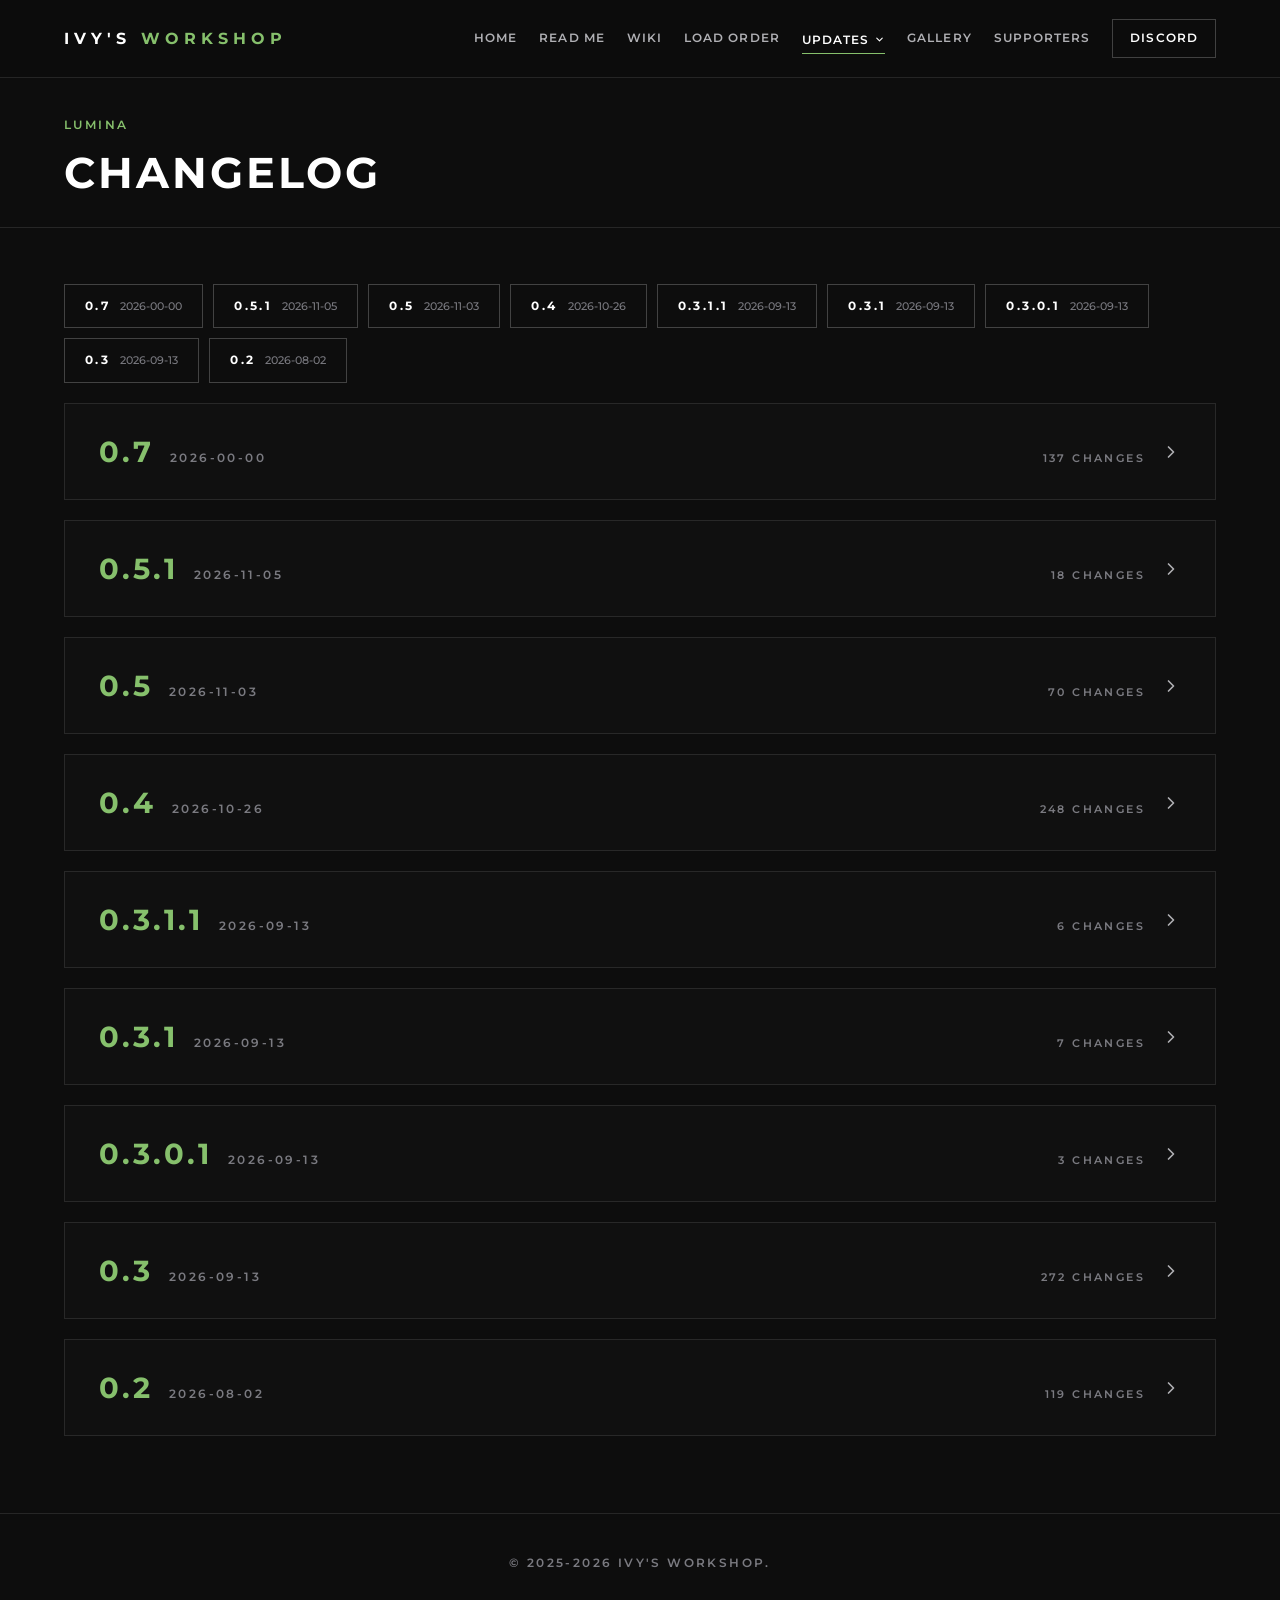
<file: changelog.html>
<!DOCTYPE html>
<html lang="en">
<head>
<script>document.documentElement.classList.add('js')</script>
  <meta charset="UTF-8" />
  <meta name="viewport" content="width=device-width, initial-scale=1.0" />
  <meta name="theme-color" content="#0d0d0d">
  <title>Changelog</title>
  <meta name="description" content="Version history and changelog.">
  <link rel="icon" type="image/x-icon" href="resources/ico.ico">

  <link rel="preconnect" href="https://fonts.googleapis.com">
  <link rel="preconnect" href="https://fonts.gstatic.com" crossorigin>
  <link href="https://fonts.googleapis.com/css2?family=Montserrat:wght@300;400;500;600;700&display=swap" rel="stylesheet">
  <link rel="stylesheet" href="style/site.css">
  <script src="scripts/ui.js" defer></script>
</head>
<body>

  <header class="site-nav">
    <a href="index.html" class="brand">Ivy's <span>Workshop</span></a>
    <nav>
      <a href="index.html">Home</a>
      <a href="readme.html">Read Me</a>
      <a href="wiki.html">Wiki</a>
      <a href="modlist.html">Load Order</a>
      <div class="nav-drop">
        <a href="updates.html" class="active">Updates<svg class="nav-chev" aria-hidden="true" viewBox="0 0 24 24" fill="none" stroke="currentColor" stroke-width="2.4" stroke-linecap="round" stroke-linejoin="round"><path d="M6 9l6 6 6-6"/></svg></a>
        <div class="nav-drop-menu">
          <a href="updates.html">Update Notes</a>
          <a href="changelog.html" class="active">Full Changelog</a>
        </div>
      </div>
      <a href="index.html#gallery">Gallery</a>
      <a href="supporters.html">Supporters</a>
      <a href="https://discord.gg/GgkPMBMTrS" target="_blank" rel="noopener" class="pill">Discord</a>
    </nav>
    <button class="nav-toggle" type="button" aria-label="Open menu" aria-expanded="false">
      <svg class="ico-open" aria-hidden="true" viewBox="0 0 24 24" fill="none" stroke="currentColor" stroke-width="2" stroke-linecap="round"><path d="M3 6h18M3 12h18M3 18h18"/></svg>
      <svg class="ico-close" aria-hidden="true" viewBox="0 0 24 24" fill="none" stroke="currentColor" stroke-width="2" stroke-linecap="round"><path d="M6 6l12 12M18 6L6 18"/></svg>
    </button>
  </header>

  <section class="doc-hero">
    <p class="eyebrow" id="cl-eyebrow">Changelog</p>
    <h1>Changelog</h1>
  </section>

  <div class="cl-wrap" id="changelog"></div>

  <footer class="site-footer">
    &copy; 2025-2026 Ivy's Workshop.
  </footer>

  <script src="scripts/changelog.js" defer></script>
  <script>
    document.body.style.setProperty("--accent", "#86C06C");
    document.getElementById("cl-eyebrow").textContent = "Lumina";
    document.title = "Lumina Changelog";
    window.addEventListener("DOMContentLoaded", () => {
      initChangelog({ mount: "#changelog", manifest: "resources/lumina/changelog/manifest.json" });
    });
  </script>

</body>
</html>
</file>
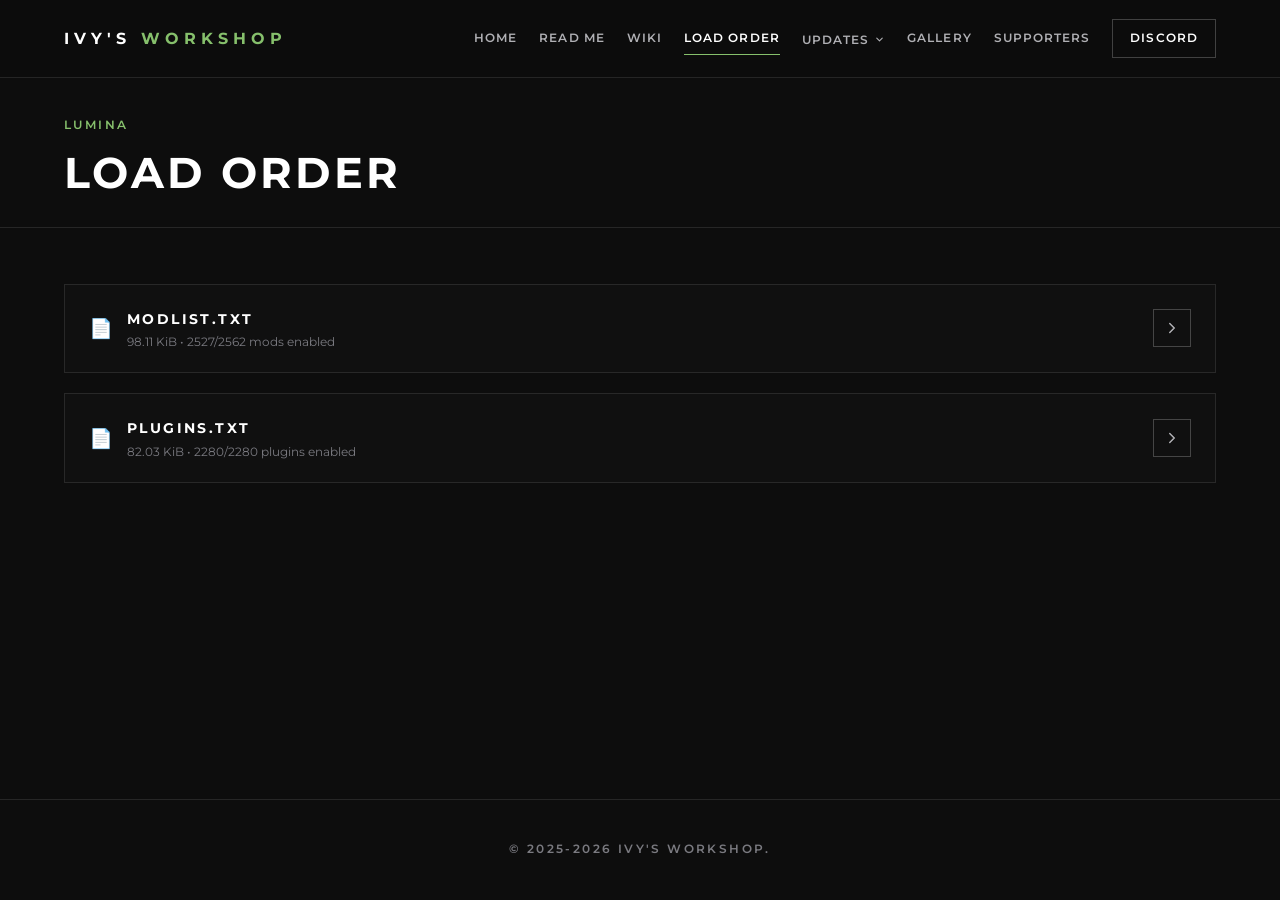
<file: modlist.html>
<!DOCTYPE html>
<html lang="en">
<head>
<script>document.documentElement.classList.add('js')</script>
  <meta charset="UTF-8" />
  <meta name="viewport" content="width=device-width, initial-scale=1.0" />
  <meta name="theme-color" content="#0d0d0d">
  <title>Load Order</title>
  <meta name="description" content="Browse the full mod list and plugin load order.">
  <link rel="icon" type="image/x-icon" href="resources/ico.ico">

  <link rel="preconnect" href="https://fonts.googleapis.com">
  <link rel="preconnect" href="https://fonts.gstatic.com" crossorigin>
  <link href="https://fonts.googleapis.com/css2?family=Montserrat:wght@300;400;500;600;700&display=swap" rel="stylesheet">
  <link rel="stylesheet" href="style/site.css">
  <script src="scripts/ui.js" defer></script>
</head>
<body>

  <header class="site-nav">
    <a href="index.html" class="brand">Ivy's <span>Workshop</span></a>
    <nav>
      <a href="index.html">Home</a>
      <a href="readme.html">Read Me</a>
      <a href="wiki.html">Wiki</a>
      <a href="modlist.html" class="active">Load Order</a>
      <div class="nav-drop">
        <a href="updates.html">Updates<svg class="nav-chev" aria-hidden="true" viewBox="0 0 24 24" fill="none" stroke="currentColor" stroke-width="2.4" stroke-linecap="round" stroke-linejoin="round"><path d="M6 9l6 6 6-6"/></svg></a>
        <div class="nav-drop-menu">
          <a href="updates.html">Update Notes</a>
          <a href="changelog.html">Full Changelog</a>
        </div>
      </div>
      <a href="index.html#gallery">Gallery</a>
      <a href="supporters.html">Supporters</a>
      <a href="https://discord.gg/GgkPMBMTrS" target="_blank" rel="noopener" class="pill">Discord</a>
    </nav>
    <button class="nav-toggle" type="button" aria-label="Open menu" aria-expanded="false">
      <svg class="ico-open" aria-hidden="true" viewBox="0 0 24 24" fill="none" stroke="currentColor" stroke-width="2" stroke-linecap="round"><path d="M3 6h18M3 12h18M3 18h18"/></svg>
      <svg class="ico-close" aria-hidden="true" viewBox="0 0 24 24" fill="none" stroke="currentColor" stroke-width="2" stroke-linecap="round"><path d="M6 6l12 12M18 6L6 18"/></svg>
    </button>
  </header>

  <section class="doc-hero">
    <p class="eyebrow" id="lo-eyebrow">Mod List</p>
    <h1 id="lo-title">Load Order</h1>
  </section>

  <div class="lo-wrap" id="loadorder"></div>

  <footer class="site-footer">
    &copy; 2025-2026 Ivy's Workshop.
  </footer>

  <script src="scripts/loadorder.js" defer></script>
  <script>
    document.body.style.setProperty("--accent", "#86C06C");
    document.getElementById("lo-eyebrow").textContent = "Lumina";
    window.addEventListener("DOMContentLoaded", () => {
      initLoadOrder({
        mount: "#loadorder",
        files: [
          { label: "modlist.txt", url: "resources/lumina/modlist.txt", type: "modlist" },
          { label: "plugins.txt", url: "resources/lumina/plugins.txt", type: "plugins" }
        ]
      });
    });
  </script>

</body>
</html>
</file>
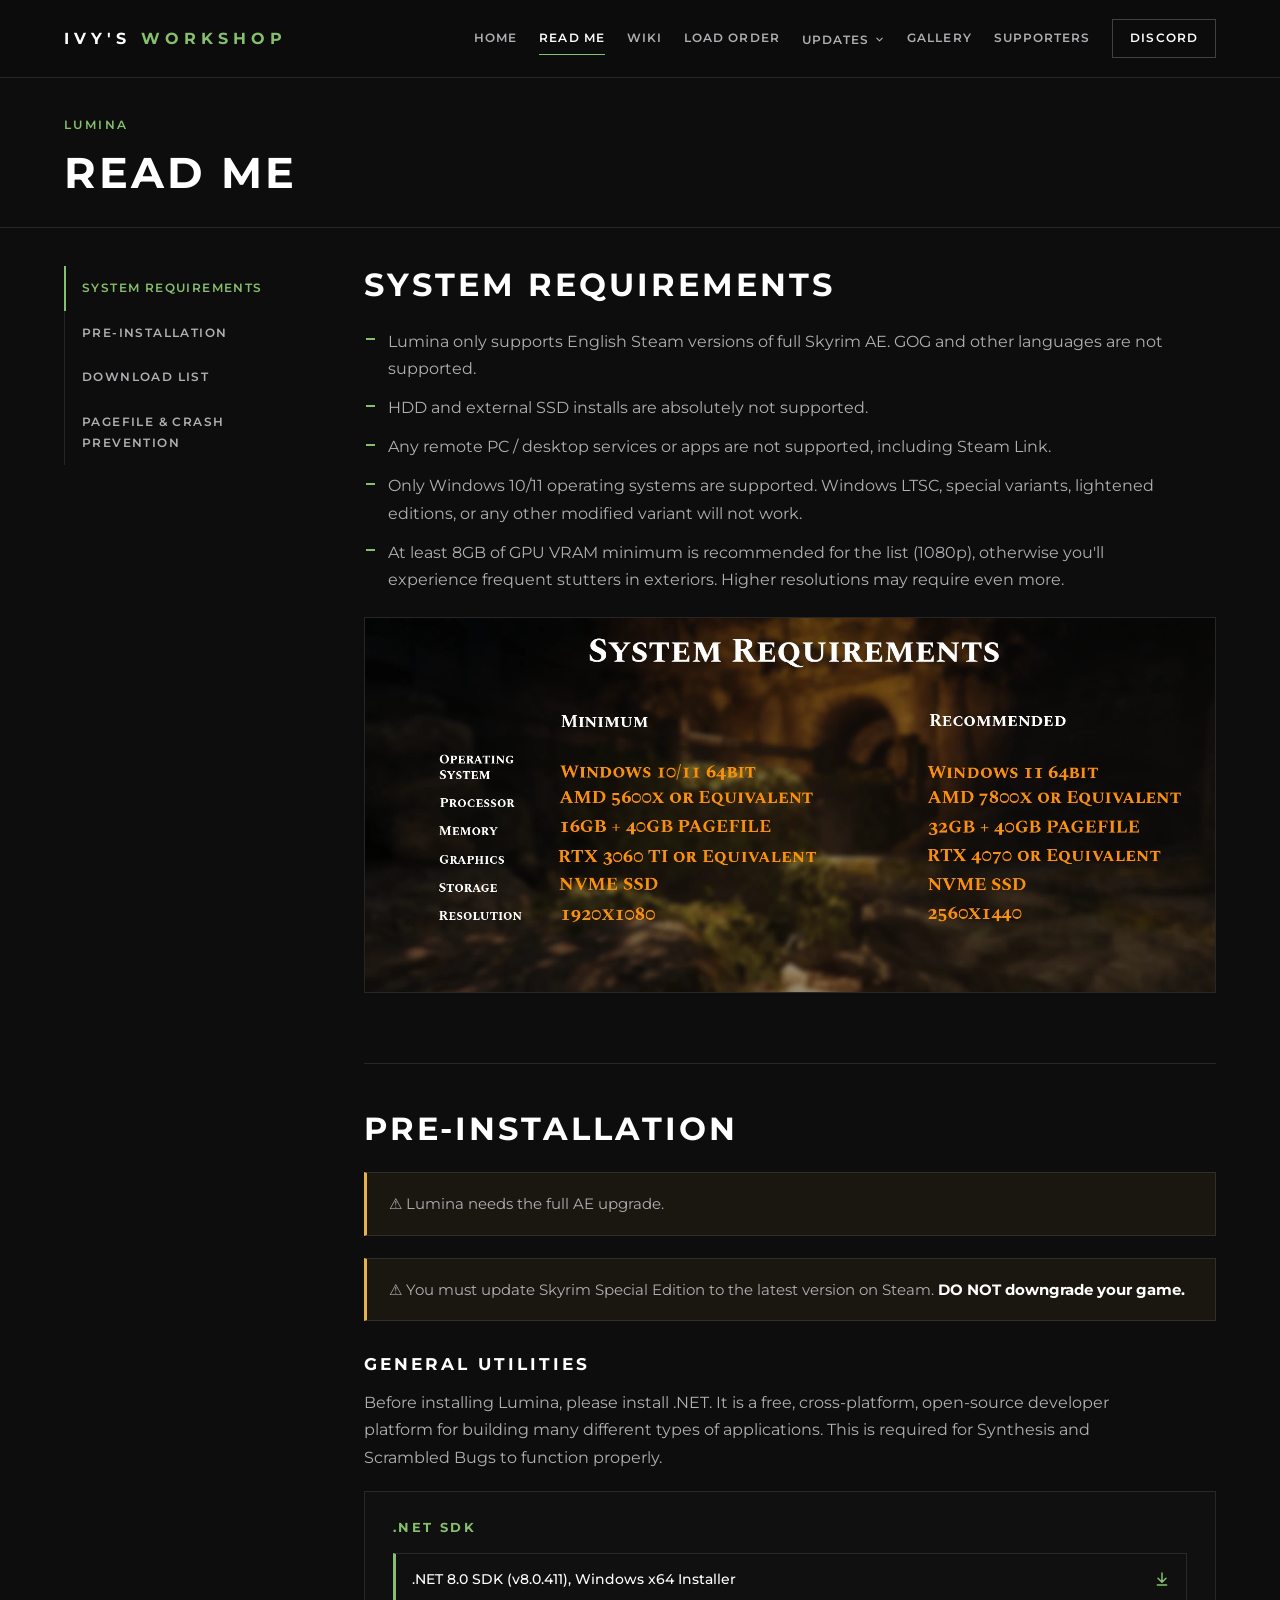
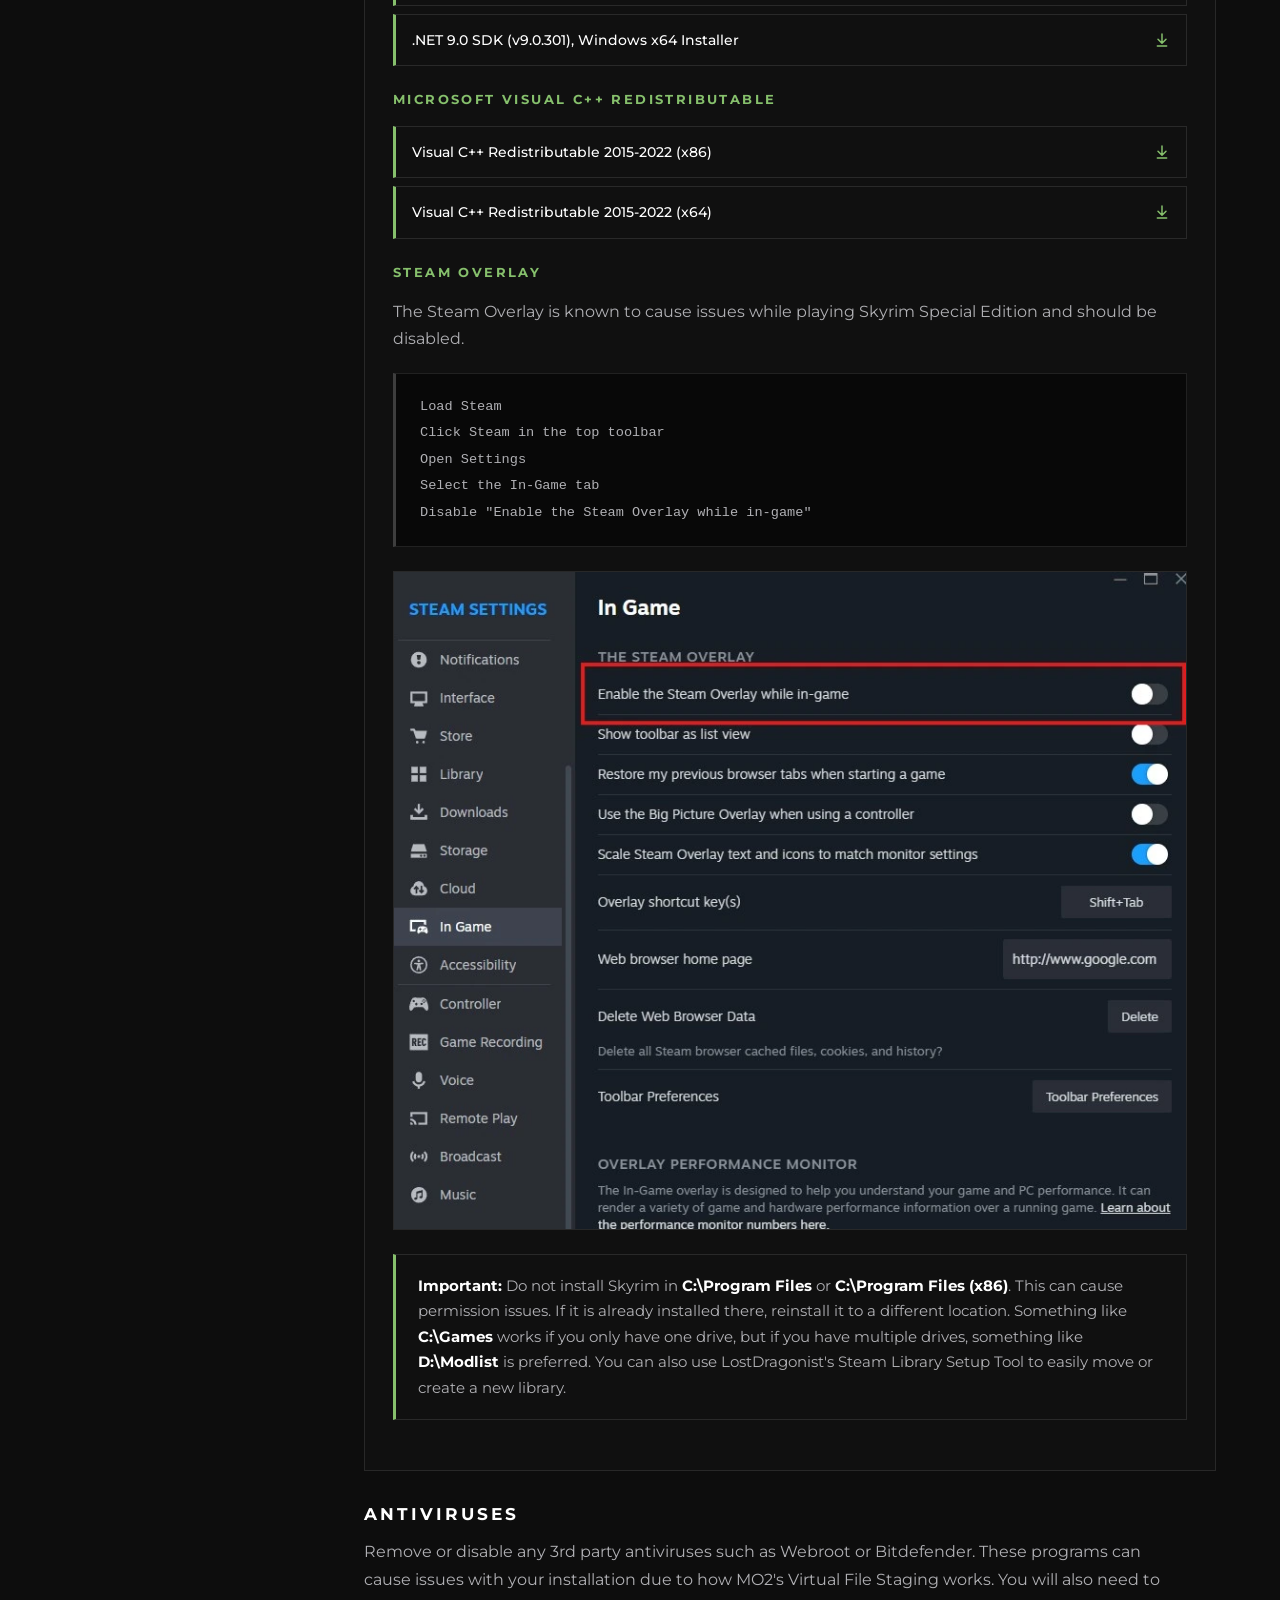
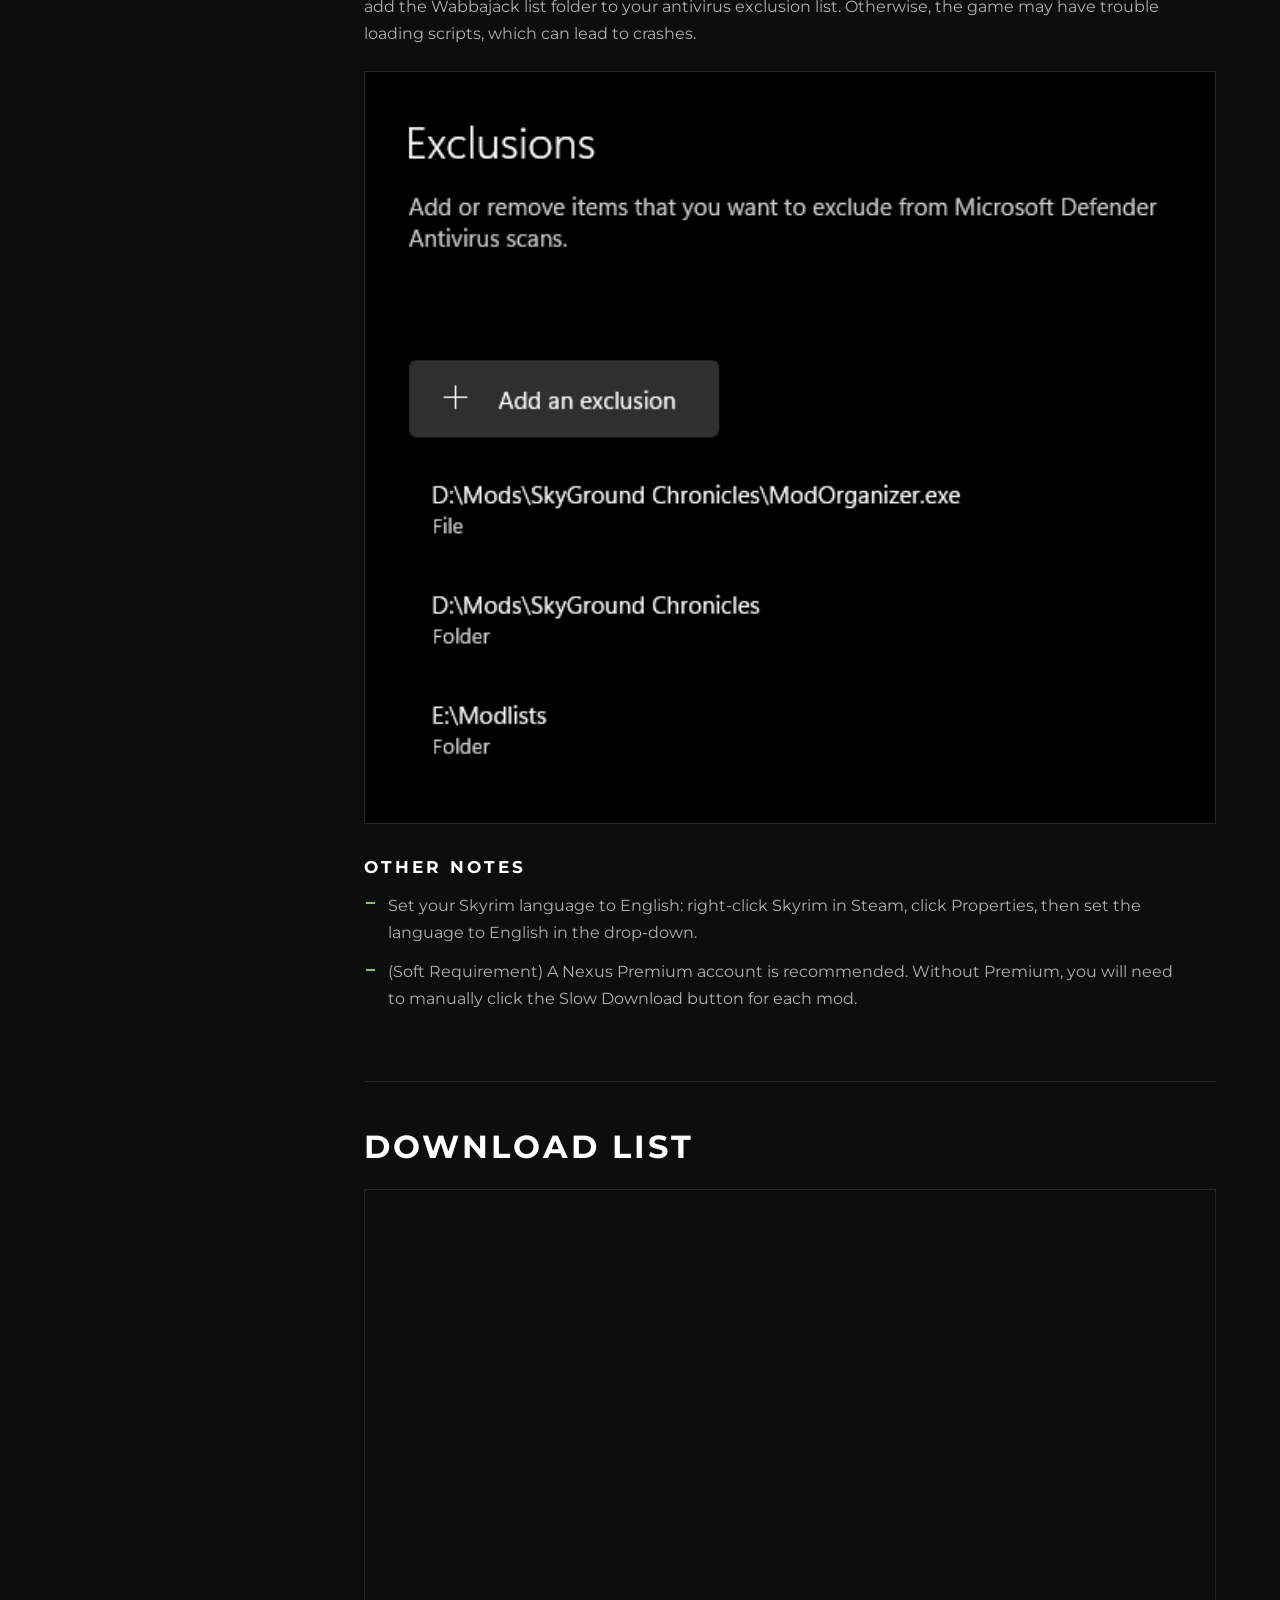
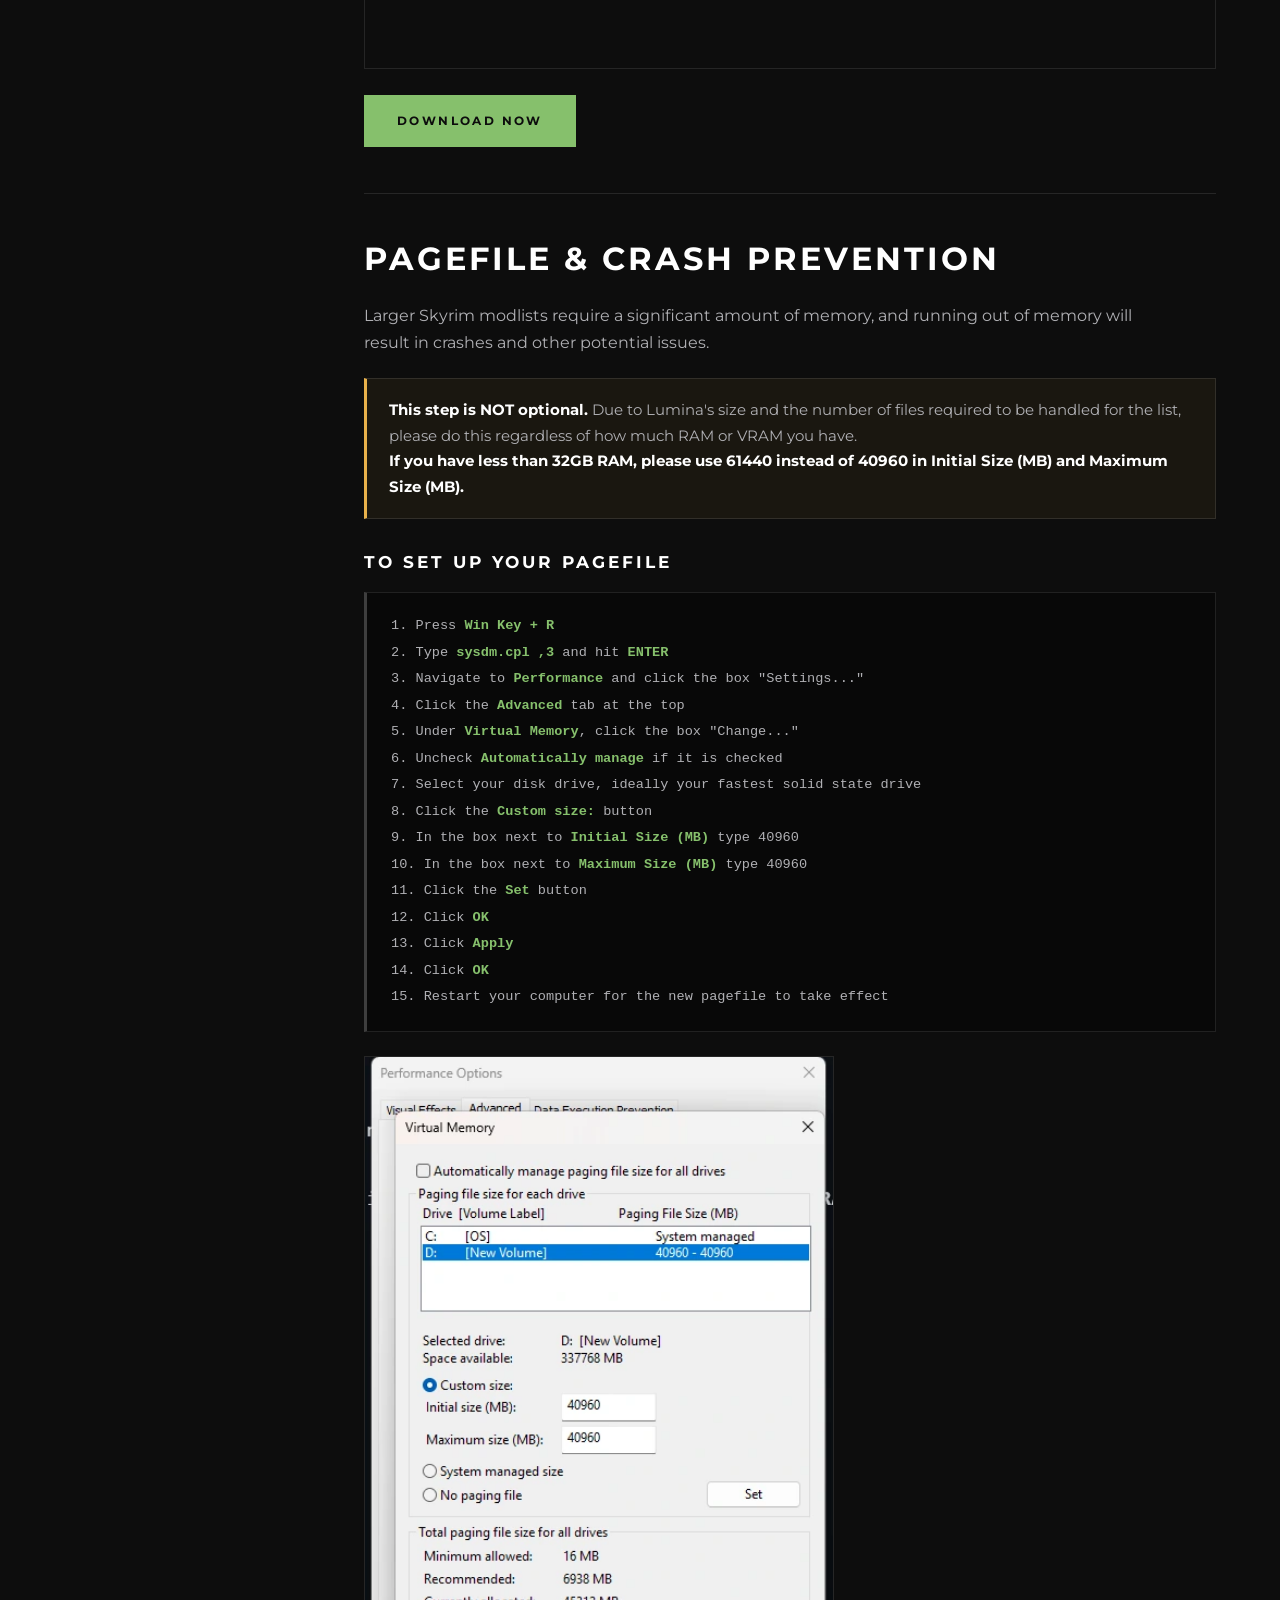
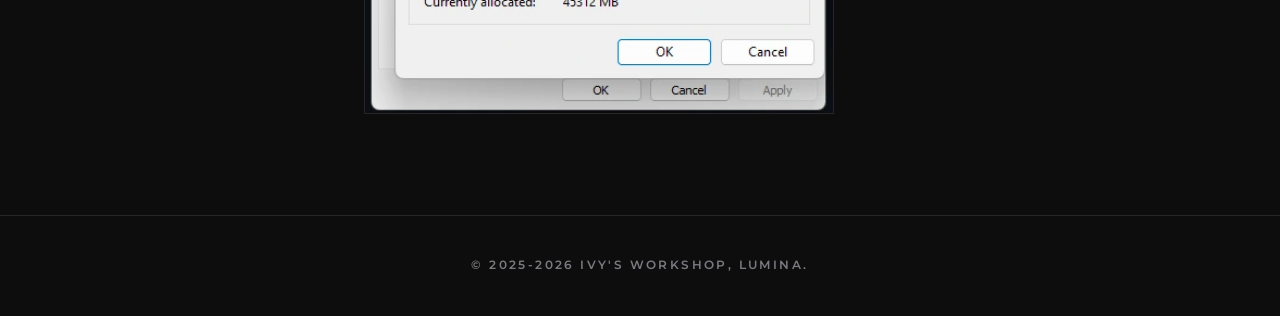
<file: readme.html>
<!DOCTYPE html>
<html lang="en">
<head>
<script>document.documentElement.classList.add('js')</script>
  <meta charset="UTF-8" />
  <meta name="viewport" content="width=device-width, initial-scale=1.0" />
  <meta name="theme-color" content="#0d0d0d">
  <title>Lumina, Read Me</title>
  <meta name="description" content="Installation guide for Lumina: system requirements, pre-installation, download list, and crash prevention.">

  <meta property="og:type" content="website">
  <meta property="og:title" content="Lumina, Read Me">
  <meta property="og:description" content="Installation guide for Lumina: system requirements, pre-installation, download list, and crash prevention.">
  <meta property="og:url" content="https://itzivy05.github.io/Lumina/readme.html">
  <meta property="og:image" content="https://itzivy05.github.io/Lumina/resources/lumina/cover.jpg">
  <meta http-equiv="Content-Security-Policy" content="frame-src 'self' https://*.youtube.com https://*.youtube-nocookie.com;">
  <link rel="icon" type="image/x-icon" href="resources/ico.ico">

  <link rel="preconnect" href="https://fonts.googleapis.com">
  <link rel="preconnect" href="https://fonts.gstatic.com" crossorigin>
  <link href="https://fonts.googleapis.com/css2?family=Montserrat:wght@300;400;500;600;700&display=swap" rel="stylesheet">
  <link rel="stylesheet" href="style/site.css">
  <link rel="stylesheet" href="style/lightbox.css">
  <script src="scripts/ui.js" defer></script>
</head>
<body style="--accent:#86C06C;">

  <div id="lightbox"><img id="lightbox-img" alt=""></div>
  <script src="scripts/lightbox.js" defer></script>

  <header class="site-nav">
    <a href="index.html" class="brand">Ivy's <span>Workshop</span></a>
    <nav>
      <a href="index.html">Home</a>
      <a href="readme.html" class="active">Read Me</a>
      <a href="wiki.html">Wiki</a>
      <a href="modlist.html">Load Order</a>
      <div class="nav-drop">
        <a href="updates.html">Updates<svg class="nav-chev" aria-hidden="true" viewBox="0 0 24 24" fill="none" stroke="currentColor" stroke-width="2.4" stroke-linecap="round" stroke-linejoin="round"><path d="M6 9l6 6 6-6"/></svg></a>
        <div class="nav-drop-menu">
          <a href="updates.html">Update Notes</a>
          <a href="changelog.html">Full Changelog</a>
        </div>
      </div>
      <a href="index.html#gallery">Gallery</a>
      <a href="supporters.html">Supporters</a>
      <a href="https://discord.gg/GgkPMBMTrS" target="_blank" rel="noopener" class="pill">Discord</a>
    </nav>
    <button class="nav-toggle" type="button" aria-label="Open menu" aria-expanded="false">
      <svg class="ico-open" aria-hidden="true" viewBox="0 0 24 24" fill="none" stroke="currentColor" stroke-width="2" stroke-linecap="round"><path d="M3 6h18M3 12h18M3 18h18"/></svg>
      <svg class="ico-close" aria-hidden="true" viewBox="0 0 24 24" fill="none" stroke="currentColor" stroke-width="2" stroke-linecap="round"><path d="M6 6l12 12M18 6L6 18"/></svg>
    </button>
  </header>

  <section class="doc-hero">
    <p class="eyebrow">Lumina</p>
    <h1>Read Me</h1>
  </section>

  <div class="doc-layout">
    <aside class="doc-nav">
      <a href="#requirements">System Requirements</a>
      <a href="#preinstallation">Pre-Installation</a>
      <a href="#download-list">Download List</a>
      <a href="#pagefile-crash-prevention">Pagefile &amp; Crash Prevention</a>
    </aside>

    <main class="doc-content">
      <section id="requirements" class="doc-section">
        <h2>System Requirements</h2>
        <ul class="doc-list">
          <li>Lumina only supports English Steam versions of full Skyrim AE. GOG and other languages are not supported.</li>
          <li>HDD and external SSD installs are absolutely not supported.</li>
          <li>Any remote PC / desktop services or apps are not supported, including Steam Link.</li>
          <li>Only Windows 10/11 operating systems are supported. Windows LTSC, special variants, lightened editions, or any other modified variant will not work.</li>
          <li>At least 8GB of GPU VRAM minimum is recommended for the list (1080p), otherwise you'll experience frequent stutters in exteriors. Higher resolutions may require even more.</li>
        </ul>
        <div class="doc-img"><img src="resources/SYS.webp" alt="System requirements" loading="lazy" decoding="async"></div>
      </section>

      <section id="preinstallation" class="doc-section">
        <h2>Pre-Installation</h2>

        <div class="callout warn">⚠ Lumina needs the full AE upgrade.</div>
        <div class="callout warn">⚠ You must update Skyrim Special Edition to the latest version on Steam. <strong>DO NOT downgrade your game.</strong></div>

        <h3>General Utilities</h3>
        <p>Before installing Lumina, please install .NET. It is a free, cross-platform, open-source developer platform for building many different types of applications. This is required for Synthesis and Scrambled Bugs to function properly.</p>

        <div class="doc-card">
          <h4>.NET SDK</h4>
          <ul class="link-list">
            <li><a href="https://builds.dotnet.microsoft.com/dotnet/Sdk/8.0.411/dotnet-sdk-8.0.411-win-x64.exe">.NET 8.0 SDK (v8.0.411), Windows x64 Installer</a></li>
            <li><a href="https://builds.dotnet.microsoft.com/dotnet/Sdk/9.0.301/dotnet-sdk-9.0.301-win-x64.exe">.NET 9.0 SDK (v9.0.301), Windows x64 Installer</a></li>
          </ul>

          <h4>Microsoft Visual C++ Redistributable</h4>
          <ul class="link-list">
            <li><a href="https://aka.ms/vs/17/release/vc_redist.x86.exe">Visual C++ Redistributable 2015-2022 (x86)</a></li>
            <li><a href="https://aka.ms/vs/17/release/vc_redist.x64.exe">Visual C++ Redistributable 2015-2022 (x64)</a></li>
          </ul>

          <h4>Steam Overlay</h4>
          <p>The Steam Overlay is known to cause issues while playing Skyrim Special Edition and should be disabled.</p>

          <div class="code-block">
            Load Steam<br>
            Click Steam in the top toolbar<br>
            Open Settings<br>
            Select the In-Game tab<br>
            Disable "Enable the Steam Overlay while in-game"
          </div>
          <div class="doc-img"><img src="resources/steamoverlay.webp" alt="Steam Overlay settings" loading="lazy" decoding="async"></div>

          <div class="callout">
            <strong>Important:</strong> Do not install Skyrim in <b>C:\Program Files</b> or <b>C:\Program Files (x86)</b>. This can cause permission issues.
            If it is already installed there, reinstall it to a different location. Something like <b>C:\Games</b> works if you only have one drive, but if you have multiple drives, something like <b>D:\Modlist</b> is preferred.
            You can also use LostDragonist's Steam Library Setup Tool to easily move or create a new library.
          </div>
        </div>

        <h3>Antiviruses</h3>
        <p>Remove or disable any 3rd party antiviruses such as Webroot or Bitdefender. These programs can cause issues with your installation due to how MO2's Virtual File Staging works. You will also need to add the Wabbajack list folder to your antivirus exclusion list. Otherwise, the game may have trouble loading scripts, which can lead to crashes.</p>
        <div class="doc-img"><img src="resources/anti.webp" alt="Antivirus exclusions" loading="lazy" decoding="async"></div>

        <h3>Other Notes</h3>
        <ul class="doc-list">
          <li>Set your Skyrim language to English: right-click Skyrim in Steam, click Properties, then set the language to English in the drop-down.</li>
          <li>(Soft Requirement) A Nexus Premium account is recommended. Without Premium, you will need to manually click the Slow Download button for each mod.</li>
        </ul>
      </section>

      <section id="download-list" class="doc-section">
        <h2>Download List</h2>
        <div class="video-embed">
          <iframe id="player" title="Lumina installation guide"
            src="https://www.youtube-nocookie.com/embed/IddGH4C-F6I"
            loading="lazy" allowfullscreen></iframe>
        </div>
        <a href="https://www.wabbajack.org/" class="btn btn-primary" target="_blank" rel="noopener">Download Now</a>
      </section>

      <section id="pagefile-crash-prevention" class="doc-section">
        <h2>Pagefile &amp; Crash Prevention</h2>
        <p>Larger Skyrim modlists require a significant amount of memory, and running out of memory will result in crashes and other potential issues.</p>

        <div class="callout warn">
          <strong>This step is NOT optional.</strong> Due to Lumina's size and the number of files required to be handled for the list, please do this regardless of how much RAM or VRAM you have.
          <br><strong>If you have less than 32GB RAM, please use 61440 instead of 40960 in Initial Size (MB) and Maximum Size (MB).</strong>
        </div>

        <h3>To set up your pagefile</h3>
        <div class="code-block">
          1. Press <strong>Win Key + R</strong><br>
          2. Type <strong>sysdm.cpl ,3</strong> and hit <strong>ENTER</strong><br>
          3. Navigate to <strong>Performance</strong> and click the box "Settings..."<br>
          4. Click the <strong>Advanced</strong> tab at the top<br>
          5. Under <strong>Virtual Memory</strong>, click the box "Change..."<br>
          6. Uncheck <strong>Automatically manage</strong> if it is checked<br>
          7. Select your disk drive, ideally your fastest solid state drive<br>
          8. Click the <strong>Custom size:</strong> button<br>
          9. In the box next to <strong>Initial Size (MB)</strong> type 40960<br>
          10. In the box next to <strong>Maximum Size (MB)</strong> type 40960<br>
          11. Click the <strong>Set</strong> button<br>
          12. Click <strong>OK</strong><br>
          13. Click <strong>Apply</strong><br>
          14. Click <strong>OK</strong><br>
          15. Restart your computer for the new pagefile to take effect
        </div>
        <div class="doc-img small"><img src="resources/Pagefile.webp" alt="Pagefile settings" loading="lazy" decoding="async"></div>
      </section>
    </main>
  </div>

  <footer class="site-footer">
    &copy; 2025-2026 Ivy's Workshop, Lumina.
  </footer>

</body>
</html>
</file>
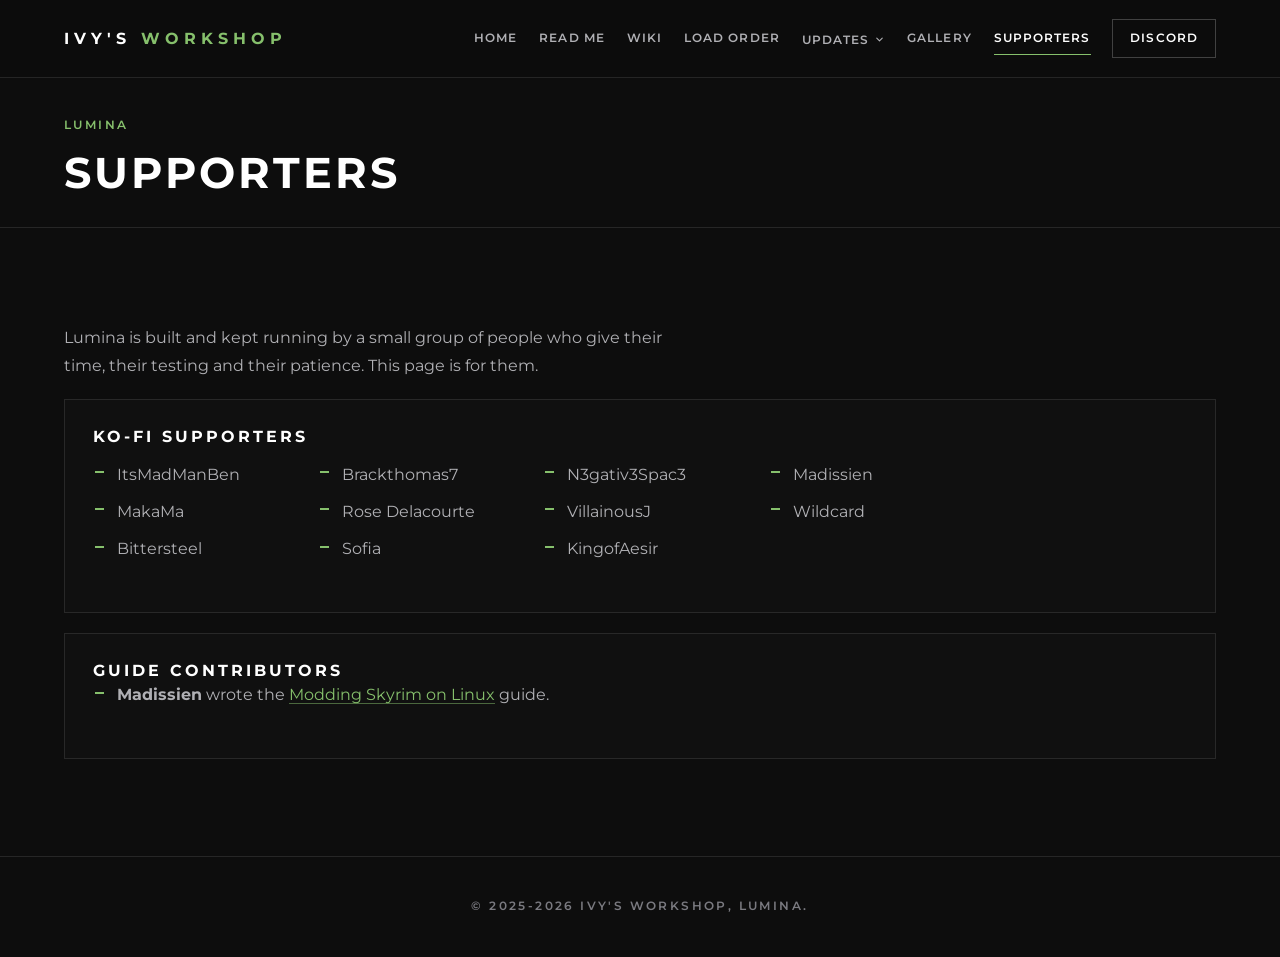
<file: supporters.html>
<!DOCTYPE html>
<html lang="en">
<head>
<script>document.documentElement.classList.add('js')</script>
  <meta charset="UTF-8" />
  <meta name="viewport" content="width=device-width, initial-scale=1.0" />
  <meta name="theme-color" content="#0d0d0d">

  <title>Lumina, Supporters</title>
  <meta name="description" content="The people who support Lumina and contribute to it.">

  <meta property="og:type" content="website">
  <meta property="og:title" content="Lumina, Supporters">
  <meta property="og:description" content="The people who support Lumina and contribute to it.">
  <meta property="og:url" content="https://itzivy05.github.io/SkyGround/supporters.html">
  <meta property="og:image" content="https://itzivy05.github.io/SkyGround/resources/lumina/cover.jpg">
  <link rel="icon" type="image/x-icon" href="resources/ico.ico">

  <link rel="preconnect" href="https://fonts.googleapis.com">
  <link rel="preconnect" href="https://fonts.gstatic.com" crossorigin>
  <link href="https://fonts.googleapis.com/css2?family=Montserrat:wght@300;400;500;600;700&display=swap" rel="stylesheet">
  <link rel="stylesheet" href="style/site.css">
  <script src="scripts/ui.js" defer></script>
</head>
<body style="--accent:#86C06C;">

  <header class="site-nav">
    <a href="index.html" class="brand">Ivy's <span>Workshop</span></a>
    <nav>
      <a href="index.html">Home</a>
      <a href="readme.html">Read Me</a>
      <a href="wiki.html">Wiki</a>
      <a href="modlist.html">Load Order</a>
      <div class="nav-drop">
        <a href="updates.html">Updates<svg class="nav-chev" aria-hidden="true" viewBox="0 0 24 24" fill="none" stroke="currentColor" stroke-width="2.4" stroke-linecap="round" stroke-linejoin="round"><path d="M6 9l6 6 6-6"/></svg></a>
        <div class="nav-drop-menu">
          <a href="updates.html">Update Notes</a>
          <a href="changelog.html">Full Changelog</a>
        </div>
      </div>
      <a href="index.html#gallery">Gallery</a>
      <a href="supporters.html" class="active">Supporters</a>
      <a href="https://discord.gg/GgkPMBMTrS" target="_blank" rel="noopener" class="pill">Discord</a>
    </nav>
    <button class="nav-toggle" type="button" aria-label="Open menu" aria-expanded="false">
      <svg class="ico-open" aria-hidden="true" viewBox="0 0 24 24" fill="none" stroke="currentColor" stroke-width="2" stroke-linecap="round"><path d="M3 6h18M3 12h18M3 18h18"/></svg>
      <svg class="ico-close" aria-hidden="true" viewBox="0 0 24 24" fill="none" stroke="currentColor" stroke-width="2" stroke-linecap="round"><path d="M6 6l12 12M18 6L6 18"/></svg>
    </button>
  </header>

  <section class="doc-hero">
    <p class="eyebrow">Lumina</p>
    <h1>Supporters</h1>
  </section>

  <section class="section">
    <p class="section-sub" data-reveal>Lumina is built and kept running by a small group of people who give their time, their testing and their patience. This page is for them.</p>

    <div class="doc-card" data-reveal>
      <h4>Ko-fi Supporters</h4>
      <ul class="doc-list cols">
        <li>ItsMadManBen</li>
        <li>MakaMa</li>
        <li>Bittersteel</li>
        <li>Brackthomas7</li>
        <li>Rose Delacourte</li>
        <li>Sofia</li>
        <li>N3gativ3Spac3</li>
        <li>VillainousJ</li>
        <li>KingofAesir</li>
        <li>Madissien</li>
        <li>Wildcard</li>
      </ul>
    </div>

    <div class="doc-card" data-reveal>
      <h4>Guide Contributors</h4>
      <ul class="doc-list">
        <li><strong>Madissien</strong> wrote the <a href="wiki.html#linux">Modding Skyrim on Linux</a> guide.</li>
      </ul>
    </div>
  </section>

  <footer class="site-footer">
    &copy; 2025-2026 Ivy's Workshop, Lumina.
  </footer>

</body>
</html>
</file>
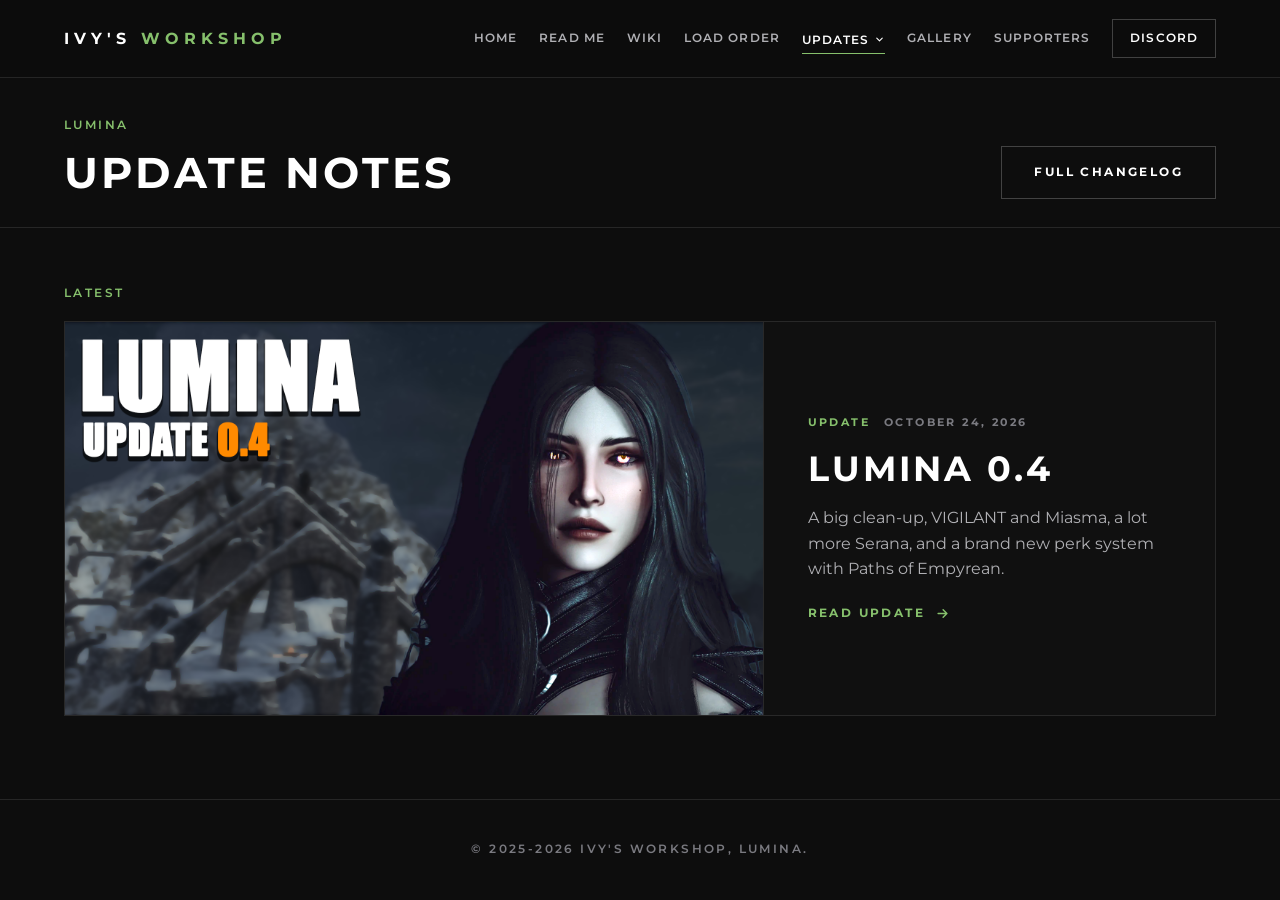
<file: updates.html>
<!DOCTYPE html>
<html lang="en">
<head>
<script>document.documentElement.classList.add('js')</script>
  <meta charset="UTF-8" />
  <meta name="viewport" content="width=device-width, initial-scale=1.0" />
  <meta name="theme-color" content="#0d0d0d">

  <title>Lumina Updates</title>
  <meta name="description" content="Update notes for Lumina: new features, highlights and what changed in each release.">

  <meta property="og:type" content="website">
  <meta property="og:title" content="Lumina Updates">
  <meta property="og:description" content="Update notes for Lumina: new features, highlights and what changed in each release.">
  <meta property="og:image" content="https://itzivy05.github.io/Workshop/resources/lumina/cover.jpg">
  <meta http-equiv="Content-Security-Policy" content="frame-src 'self' https://*.youtube.com https://*.youtube-nocookie.com;">
  <link rel="icon" type="image/x-icon" href="resources/ico.ico">

  <link rel="preconnect" href="https://fonts.googleapis.com">
  <link rel="preconnect" href="https://fonts.gstatic.com" crossorigin>
  <link href="https://fonts.googleapis.com/css2?family=Montserrat:wght@300;400;500;600;700&display=swap" rel="stylesheet">
  <link rel="stylesheet" href="style/site.css">
  <link rel="stylesheet" href="style/wiki.css">
  <link rel="stylesheet" href="style/lightbox.css">
  <link rel="stylesheet" href="style/updates.css">
  <script src="scripts/ui.js" defer></script>
  <script src="scripts/markdown.js" defer></script>
  <script src="scripts/updates.js" defer></script>
  <script src="scripts/lightbox.js" defer></script>
</head>
<body style="--accent:#86C06C;">

  <div id="lightbox"><img id="lightbox-img" alt=""></div>

  <header class="site-nav">
    <a href="index.html" class="brand">Ivy's <span>Workshop</span></a>
    <nav>
      <a href="index.html">Home</a>
      <a href="readme.html">Read Me</a>
      <a href="wiki.html">Wiki</a>
      <a href="modlist.html">Load Order</a>
      <div class="nav-drop">
        <a href="updates.html" class="active">Updates<svg class="nav-chev" aria-hidden="true" viewBox="0 0 24 24" fill="none" stroke="currentColor" stroke-width="2.4" stroke-linecap="round" stroke-linejoin="round"><path d="M6 9l6 6 6-6"/></svg></a>
        <div class="nav-drop-menu">
          <a href="updates.html" class="active">Update Notes</a>
          <a href="changelog.html">Full Changelog</a>
        </div>
      </div>
      <a href="index.html#gallery">Gallery</a>
      <a href="supporters.html">Supporters</a>
      <a href="https://discord.gg/GgkPMBMTrS" target="_blank" rel="noopener" class="pill">Discord</a>
    </nav>
    <button class="nav-toggle" type="button" aria-label="Open menu" aria-expanded="false">
      <svg class="ico-open" aria-hidden="true" viewBox="0 0 24 24" fill="none" stroke="currentColor" stroke-width="2" stroke-linecap="round"><path d="M3 6h18M3 12h18M3 18h18"/></svg>
      <svg class="ico-close" aria-hidden="true" viewBox="0 0 24 24" fill="none" stroke="currentColor" stroke-width="2" stroke-linecap="round"><path d="M6 6l12 12M18 6L6 18"/></svg>
    </button>
  </header>

  <section class="doc-hero up-hero">
    <div>
      <p class="eyebrow">Lumina</p>
      <h1>Update Notes</h1>
    </div>
    <a href="changelog.html" class="btn btn-ghost">Full Changelog</a>
  </section>

  <div class="up-wrap" id="updates" data-no-lightbox></div>

  <div class="up-modal" id="up-modal" role="dialog" aria-modal="true" aria-labelledby="up-title">
    <div class="up-shell">
      <article class="up-panel" tabindex="-1">
        <div class="up-cover">
          <img alt="">
          <header class="up-head">
            <p class="up-meta"></p>
            <h2 id="up-title"></h2>
          </header>
        </div>
        <div class="up-body"></div>
        <footer class="up-foot"></footer>
      </article>
      <div class="up-rail">
        <button class="up-close" type="button" aria-label="Close"><svg aria-hidden="true" viewBox="0 0 24 24" fill="none" stroke="currentColor" stroke-width="2" stroke-linecap="round"><path d="M6 6l12 12M18 6L6 18"/></svg></button>
        <button class="up-prev" type="button" aria-label="Newer update"><svg aria-hidden="true" viewBox="0 0 24 24" fill="none" stroke="currentColor" stroke-width="2.2" stroke-linecap="round" stroke-linejoin="round"><path d="M6 15l6-6 6 6"/></svg></button>
        <button class="up-next" type="button" aria-label="Older update"><svg aria-hidden="true" viewBox="0 0 24 24" fill="none" stroke="currentColor" stroke-width="2.2" stroke-linecap="round" stroke-linejoin="round"><path d="M6 9l6 6 6-6"/></svg></button>
      </div>
    </div>
  </div>

  <footer class="site-footer">
    &copy; 2025-2026 Ivy's Workshop, Lumina.
  </footer>

</body>
</html>
</file>
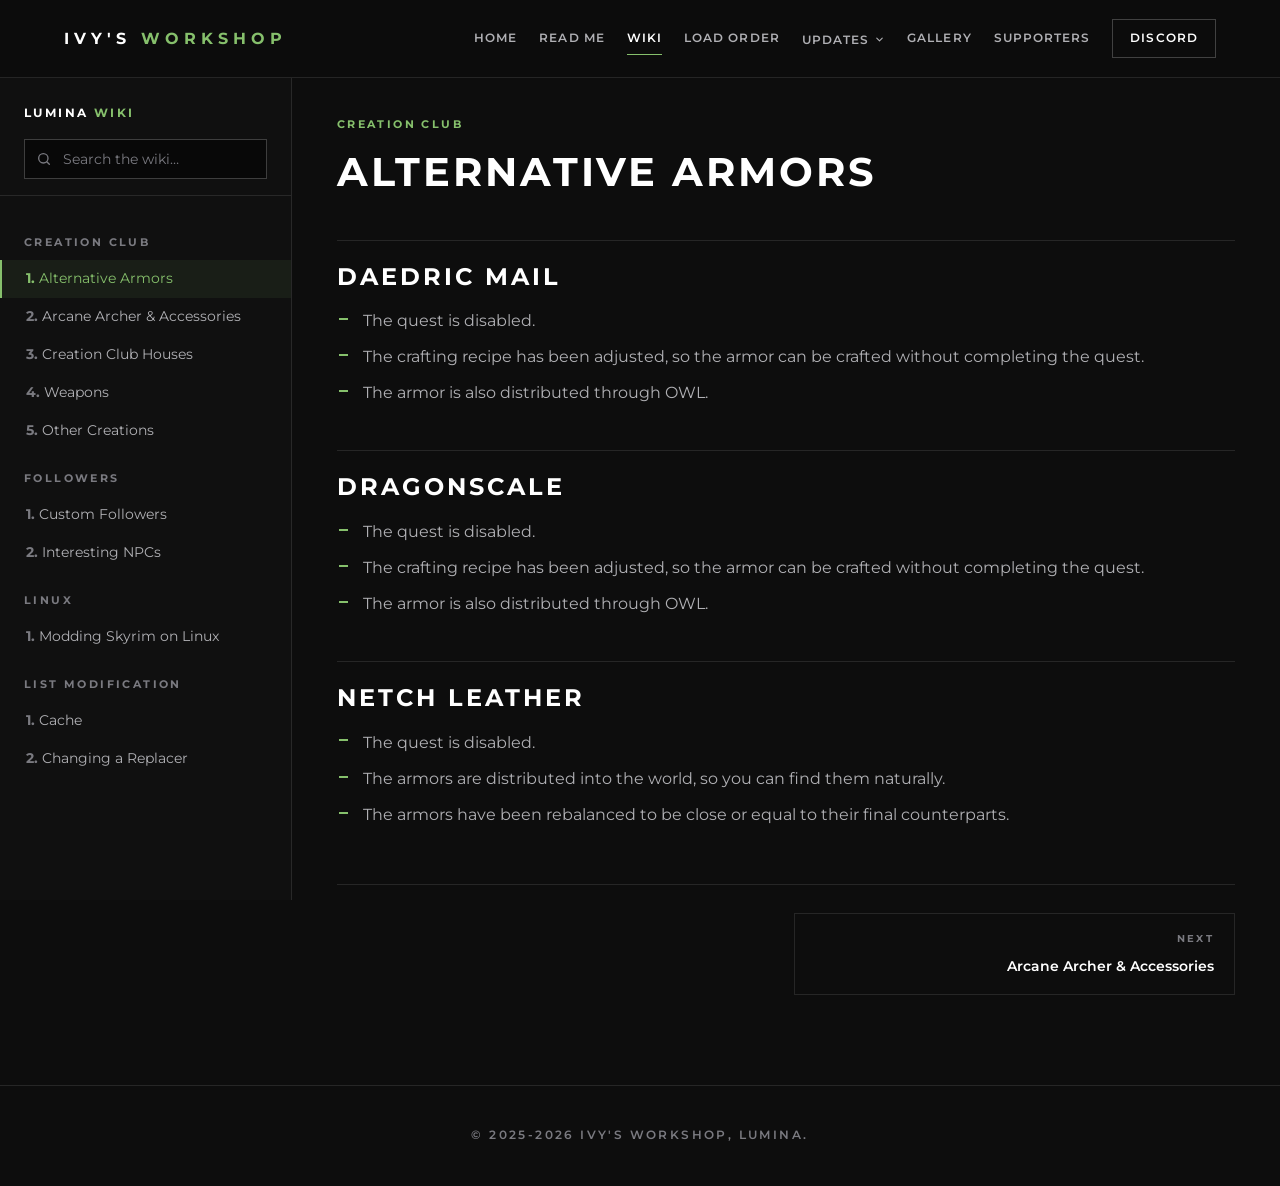
<file: wiki.html>
<!DOCTYPE html>
<html lang="en">
<head>
<script>document.documentElement.classList.add('js')</script>
  <meta charset="UTF-8" />
  <meta name="viewport" content="width=device-width, initial-scale=1.0" />
  <meta name="theme-color" content="#0d0d0d">

  <title>Lumina Wiki</title>
  <meta name="description" content="Guides for Lumina: followers and how to recruit them, modding Skyrim on Linux, and safely modifying the list.">

  <meta property="og:type" content="website">
  <meta property="og:title" content="Lumina Wiki">
  <meta property="og:description" content="Guides for Lumina: followers and how to recruit them, modding Skyrim on Linux, and safely modifying the list.">
  <meta property="og:url" content="https://itzivy05.github.io/SkyGround/wiki.html">
  <meta property="og:image" content="https://itzivy05.github.io/SkyGround/resources/lumina/cover.jpg">
  <meta http-equiv="Content-Security-Policy" content="frame-src 'self' https://*.youtube.com https://*.youtube-nocookie.com;">
  <link rel="icon" type="image/x-icon" href="resources/ico.ico">

  <link rel="preconnect" href="https://fonts.googleapis.com">
  <link rel="preconnect" href="https://fonts.gstatic.com" crossorigin>
  <link href="https://fonts.googleapis.com/css2?family=Montserrat:wght@300;400;500;600;700&display=swap" rel="stylesheet">
  <link rel="stylesheet" href="style/site.css">
  <link rel="stylesheet" href="style/wiki.css">
  <link rel="stylesheet" href="style/lightbox.css">
  <script src="scripts/ui.js" defer></script>
  <script src="scripts/markdown.js" defer></script>
  <script src="scripts/wiki.js" defer></script>
  <script src="scripts/lightbox.js" defer></script>
</head>
<body style="--accent:#86C06C;">

  <div id="lightbox"><img id="lightbox-img" alt=""></div>

  <header class="site-nav">
    <a href="index.html" class="brand">Ivy's <span>Workshop</span></a>
    <nav>
      <a href="index.html">Home</a>
      <a href="readme.html">Read Me</a>
      <a href="wiki.html" class="active">Wiki</a>
      <a href="modlist.html">Load Order</a>
      <div class="nav-drop">
        <a href="updates.html">Updates<svg class="nav-chev" aria-hidden="true" viewBox="0 0 24 24" fill="none" stroke="currentColor" stroke-width="2.4" stroke-linecap="round" stroke-linejoin="round"><path d="M6 9l6 6 6-6"/></svg></a>
        <div class="nav-drop-menu">
          <a href="updates.html">Update Notes</a>
          <a href="changelog.html">Full Changelog</a>
        </div>
      </div>
      <a href="index.html#gallery">Gallery</a>
      <a href="supporters.html">Supporters</a>
      <a href="https://discord.gg/GgkPMBMTrS" target="_blank" rel="noopener" class="pill">Discord</a>
    </nav>
    <button class="nav-toggle" type="button" aria-label="Open menu" aria-expanded="false">
      <svg class="ico-open" aria-hidden="true" viewBox="0 0 24 24" fill="none" stroke="currentColor" stroke-width="2" stroke-linecap="round"><path d="M3 6h18M3 12h18M3 18h18"/></svg>
      <svg class="ico-close" aria-hidden="true" viewBox="0 0 24 24" fill="none" stroke="currentColor" stroke-width="2" stroke-linecap="round"><path d="M6 6l12 12M18 6L6 18"/></svg>
    </button>
  </header>

  <button id="wk-toggle" type="button" aria-expanded="false" aria-controls="wk-nav">
    <svg aria-hidden="true" viewBox="0 0 24 24" fill="none" stroke="currentColor" stroke-width="2" stroke-linecap="round"><path d="M3 6h18M3 12h18M3 18h18"/></svg>
    Contents
  </button>

  <div class="wk-shell">

    <aside class="wk-side">
      <div class="wk-side-head">
        <a href="wiki.html" class="wk-title">Lumina <span>Wiki</span></a>
        <div class="wk-search">
          <svg aria-hidden="true" viewBox="0 0 24 24" fill="none" stroke="currentColor" stroke-width="2" stroke-linecap="round" stroke-linejoin="round"><circle cx="11" cy="11" r="7"/><path d="M20 20l-3.5-3.5"/></svg>
          <input id="wk-search" type="search" placeholder="Search the wiki…" autocomplete="off" spellcheck="false" aria-label="Search the wiki">
          <div id="wk-results" hidden></div>
        </div>
      </div>
      <nav id="wk-nav" aria-label="Wiki contents"></nav>
    </aside>

    <main class="wk-main">
      <article class="wk-doc">
        <span id="wk-crumb"></span>
        <div id="wk-body"><p class="wk-loading">Loading…</p></div>
      </article>
      <nav id="wk-prevnext" aria-label="Chapter navigation"></nav>
    </main>

  </div>

  <footer class="site-footer">
    &copy; 2025-2026 Ivy's Workshop, Lumina.
  </footer>

</body>
</html>
</file>
<file: style/site.css>
:root {
  --accent: #FFA500;
  --bg: #0d0d0d;
  --panel: #101010;
  --raise: #151515;
  --line: rgba(255, 255, 255, 0.10);
  --line-2: rgba(255, 255, 255, 0.22);
  --ink: #ffffff;
  --muted: #b0b0b4;
  --dim: #7a7a80;

  --gut: clamp(20px, 5vw, 72px);
  --maxw: 1320px;
  --sec-y: clamp(52px, 6vw, 96px);
  --nav-h: 78px;

  --font: "Montserrat", "Segoe UI", system-ui, sans-serif;
  --font-mono: ui-monospace, "Cascadia Code", Consolas, monospace;

  --ls-display: 3px;
  --ls-label: 2.4px;

  --stripe: repeating-linear-gradient(115deg, transparent 0 44px, rgba(255, 255, 255, 0.018) 44px 45px);
}

* {
  margin: 0;
  padding: 0;
  box-sizing: border-box;
}

html {
  scroll-behavior: smooth;
  scroll-padding-top: 100px;
  -webkit-text-size-adjust: 100%;
  color-scheme: dark;
}

body { touch-action: manipulation; }

html,
body {
  min-height: 100%;
  background: var(--bg);
  overflow-x: clip;
}

body {
  font-family: var(--font);
  color: var(--ink);
  font-size: 16px;
  line-height: 1.7;
  display: flex;
  flex-direction: column;
  min-height: 100vh;
  -webkit-font-smoothing: antialiased;
}

img {
  display: block;
  max-width: 100%;
}

em {
  color: #fff;
  font-style: italic;
}

a { color: inherit; }

::selection {
  background: var(--accent);
  color: #0d0d0d;
}

:focus-visible {
  outline: 2px solid var(--accent);
  outline-offset: 3px;
}

h1, h2, h3, h4 {
  font-weight: 700;
  line-height: 1.18;
  letter-spacing: var(--ls-display);
  text-transform: uppercase;
  text-wrap: balance;
}

.eyebrow,
.section-eyebrow,
.kicker {
  display: block;
  font-size: 0.72rem;
  font-weight: 600;
  letter-spacing: var(--ls-label);
  text-transform: uppercase;
  color: var(--accent);
}

.stack-title {
  position: relative;
  display: block;
}

.stack-title .ghost {
  display: block;
  font-size: clamp(2.5rem, 6.6vw, 5.8rem);
  font-weight: 700;
  line-height: 0.9;
  letter-spacing: var(--ls-display);
  text-transform: uppercase;
  color: transparent;
  -webkit-text-stroke: 2px var(--accent);
  opacity: 0.9;
  pointer-events: none;
  white-space: nowrap;
}

.stack-title .solid {
  display: block;
  font-size: clamp(1.8rem, 4.4vw, 3.7rem);
  font-weight: 700;
  line-height: 1;
  letter-spacing: var(--ls-display);
  text-transform: uppercase;
  color: #fff;
  margin-top: -0.42em;
  margin-left: 0.3em;
}

.site-nav {
  position: fixed;
  inset: 0 0 auto 0;
  z-index: 1000;
  height: var(--nav-h);
  display: flex;
  align-items: center;
  justify-content: space-between;
  gap: 20px;
  padding-inline: var(--gut);
  background: rgba(13, 13, 13, 0.96);
  backdrop-filter: blur(14px);
  border-bottom: 1px solid var(--line);
  transition: background 0.3s ease, border-color 0.3s ease;
}

.site-nav.scrolled {
  background: rgba(13, 13, 13, 0.99);
  border-bottom-color: var(--line-2);
}

.site-nav .brand {
  font-size: 1rem;
  font-weight: 700;
  letter-spacing: 5px;
  text-transform: uppercase;
  color: #fff;
  text-decoration: none;
  white-space: nowrap;
  flex-shrink: 0;
}

.site-nav .brand span { color: var(--accent); }

.site-nav nav {
  display: flex;
  align-items: center;
  gap: clamp(11px, 1.7vw, 24px);
  margin-left: auto;
  min-width: 0;
  overflow-x: auto;
  scrollbar-width: none;
  -ms-overflow-style: none;
  -webkit-overflow-scrolling: touch;
}

.site-nav nav::-webkit-scrollbar { display: none; }

.site-nav nav a {
  position: relative;
  color: var(--muted);
  text-decoration: none;
  font-size: 0.73rem;
  font-weight: 600;
  letter-spacing: 1.1px;
  text-transform: uppercase;
  white-space: nowrap;
  padding: 7px 0;
  flex-shrink: 0;
  transition: color 0.2s ease;
}

.site-nav nav a::after {
  content: "";
  position: absolute;
  left: 0;
  bottom: 0;
  width: 0;
  height: 1px;
  background: var(--accent);
  transition: width 0.25s ease;
}

.site-nav nav a:hover { color: #fff; }
.site-nav nav a:hover::after { width: 100%; }
.site-nav nav a.active { color: #fff; }
.site-nav nav a.active::after { width: 100%; }

.site-nav nav a.pill {
  border: 1px solid var(--line-2);
  padding: 9px 17px;
  color: #fff;
}

.site-nav nav a.pill::after { display: none; }

.site-nav nav a.pill:hover {
  background: var(--accent);
  border-color: var(--accent);
  color: #0d0d0d;
}

.nav-drop { flex-shrink: 0; }

.nav-chev {
  display: inline-block;
  width: 11px;
  height: 11px;
  margin-left: 5px;
  vertical-align: -1px;
  transition: transform 0.2s ease;
}

.nav-drop:hover .nav-chev,
.nav-drop:focus-within .nav-chev { transform: rotate(180deg); }

/* static parent so nav's overflow doesn't clip it */
.nav-drop-menu {
  position: absolute;
  min-width: 210px;
  margin-top: calc(var(--nav-h) / 2 - 0.5lh);
  display: flex;
  flex-direction: column;
  padding: 8px 0;
  background: rgba(13, 13, 13, 0.99);
  border: 1px solid var(--line-2);
  border-top: 2px solid var(--accent);
  opacity: 0;
  visibility: hidden;
  transform: translateY(-4px);
  transition: opacity 0.18s ease, transform 0.18s ease, visibility 0.18s;
}

.nav-drop-menu::before {
  content: "";
  position: absolute;
  left: 0;
  right: 0;
  bottom: 100%;
  height: calc(var(--nav-h) / 2 - 0.5lh);
}

.nav-drop:hover .nav-drop-menu,
.nav-drop:focus-within .nav-drop-menu {
  opacity: 1;
  visibility: visible;
  transform: none;
}

.site-nav nav .nav-drop-menu a {
  padding: 11px 20px;
  font-size: 0.7rem;
}

.site-nav nav .nav-drop-menu a::after { display: none; }
.site-nav nav .nav-drop-menu a:hover { color: #fff; background: var(--raise); }
.site-nav nav .nav-drop-menu a.active { color: var(--accent); }

.nav-toggle {
  display: none;
  width: 44px;
  height: 44px;
  flex-shrink: 0;
  align-items: center;
  justify-content: center;
  border: 1px solid var(--line-2);
  background: transparent;
  color: #fff;
  cursor: pointer;
  transition: border-color 0.2s ease, color 0.2s ease;
}

.nav-toggle:hover { border-color: var(--accent); color: var(--accent); }
.nav-toggle svg { width: 20px; height: 20px; }
.nav-toggle .ico-close { display: none; }
.nav-toggle[aria-expanded="true"] .ico-close { display: block; }
.nav-toggle[aria-expanded="true"] .ico-open { display: none; }

.btn {
  display: inline-flex;
  align-items: center;
  justify-content: center;
  gap: 12px;
  padding: 15px 32px;
  border: 1px solid var(--line-2);
  background: transparent;
  color: #fff;
  font-family: var(--font);
  font-size: 0.76rem;
  font-weight: 700;
  letter-spacing: var(--ls-label);
  text-transform: uppercase;
  text-decoration: none;
  cursor: pointer;
  white-space: nowrap;
  transition: background 0.22s ease, color 0.22s ease, border-color 0.22s ease;
}

.btn svg { width: 15px; height: 15px; flex-shrink: 0; }

.btn-primary {
  background: var(--accent);
  border-color: var(--accent);
  color: #0d0d0d;
}

.btn-primary:hover {
  background: transparent;
  color: var(--accent);
}

.btn-ghost:hover {
  background: #fff;
  border-color: #fff;
  color: #0d0d0d;
}

.hero {
  position: relative;
  min-height: 100dvh;
  display: flex;
  align-items: center;
  background: var(--panel);
  overflow: hidden;
  isolation: isolate;
}

.hero::before {
  content: "";
  position: absolute;
  inset: 0;
  z-index: 0;
  background-image: var(--stripe);
}

.hero-art {
  position: absolute;
  inset: 0 0 0 36%;
  z-index: 0;
  background-size: cover;
  background-position: center;
  clip-path: polygon(17% 0, 100% 0, 100% 100%, 0 100%);
}

.hero-art::after {
  content: "";
  position: absolute;
  inset: 0;
  background: linear-gradient(100deg, var(--panel) 0%, rgba(13, 13, 13, 0.6) 30%, rgba(13, 13, 13, 0.1) 70%, rgba(13, 13, 13, 0.5) 100%);
}

.hero-copy {
  position: relative;
  z-index: 2;
  width: 100%;
  max-width: var(--maxw);
  margin-inline: auto;
  padding: calc(var(--nav-h) + 40px) var(--gut) 56px;
}

.hero-copy > * { max-width: 600px; }

.hero-copy .eyebrow { margin-bottom: 24px; }

.hero-copy p {
  color: var(--muted);
  font-size: 1rem;
  max-width: 46ch;
  margin: 28px 0 34px;
}

.hero-cta {
  display: flex;
  flex-wrap: wrap;
  gap: 14px;
}

.logo-row {
  display: flex;
  flex-wrap: wrap;
  align-items: center;
  gap: clamp(22px, 4vw, 46px);
  margin-top: clamp(30px, 4vw, 48px);
  padding-top: 26px;
  border-top: 1px solid var(--line);
  max-width: 600px;
}

.logo-row a,
.logo-row span {
  display: inline-flex;
  align-items: center;
  gap: 10px;
  color: var(--dim);
  text-decoration: none;
  font-size: 0.72rem;
  font-weight: 700;
  letter-spacing: var(--ls-label);
  text-transform: uppercase;
  transition: color 0.2s ease;
}

.logo-row a:hover { color: #fff; }
.logo-row svg { width: 19px; height: 19px; flex-shrink: 0; }

.section {
  width: 100%;
  max-width: var(--maxw);
  margin-inline: auto;
  padding: var(--sec-y) var(--gut);
}

.section + .section,
.section + .features { padding-top: 0; }

.section-head { margin-bottom: clamp(28px, 3.4vw, 44px); }

.section-title {
  font-size: clamp(1.7rem, 3.8vw, 2.8rem);
  margin-top: 14px;
}

.section-sub {
  color: var(--muted);
  max-width: 58ch;
  margin-top: 20px;
}

.about-card {
  display: grid;
  grid-template-columns: 1fr 1fr;
  gap: clamp(26px, 3.6vw, 52px);
  align-items: center;
}

.about-card img {
  width: 100%;
  height: auto;
  object-fit: contain;
}

.about-card h2 { font-size: clamp(1.5rem, 3vw, 2.2rem); }

.about-card p {
  color: var(--muted);
  margin-top: 22px;
}

.about-card .rule {
  height: 1px;
  background: var(--line);
  margin: 26px 0;
}

.about-card.solo {
  grid-template-columns: 1fr;
  gap: 0;
  max-width: 880px;
  margin-inline: auto;
}

.about-card.solo .rule { margin: 20px 0; }

.about-card.banner {
  grid-template-columns: 1fr;
  gap: clamp(24px, 3vw, 40px);
  align-items: start;
}

.about-card.banner img {
  width: 100%;
  max-width: 410px;
  margin-inline: auto;
}

.about-card.banner h2 {
  font-size: clamp(1.5rem, 3vw, 2.3rem);
}

.about-card.banner .rule { margin: 22px 0; }

.about-card.banner p {
  max-width: 100%;
  margin-top: 0;
  column-count: 2;
  column-gap: clamp(28px, 4vw, 60px);
}

@media (max-width: 760px) {
  .about-card.banner p { column-count: 1; }
}

.stats {
  display: grid;
  grid-template-columns: repeat(4, 1fr);
  gap: clamp(22px, 3vw, 44px);
}

.stat { border-top: 1px solid var(--line-2); padding-top: 20px; }

.stat .num {
  display: block;
  font-size: clamp(2rem, 4.4vw, 3.4rem);
  font-weight: 700;
  letter-spacing: 1px;
  line-height: 1;
  color: #fff;
}

.stat .label {
  display: block;
  margin-top: 12px;
  font-size: 0.7rem;
  font-weight: 600;
  letter-spacing: var(--ls-label);
  text-transform: uppercase;
  color: var(--dim);
}

.features {
  display: flex;
  flex-direction: column;
  gap: clamp(44px, 5.5vw, 78px);
}

.feature-row {
  display: grid;
  grid-template-columns: 1fr 1.1fr;
  gap: clamp(26px, 3.6vw, 54px);
  align-items: center;
}

.feature-row.reverse .feature-media { order: -1; }

.feature-text h3 {
  font-size: clamp(1.4rem, 2.8vw, 2.1rem);
  margin: 16px 0 20px;
}

.feature-text p {
  color: var(--muted);
  max-width: 50ch;
}

.feature-media {
  overflow: hidden;
  border: 1px solid var(--line);
}

.feature-media img {
  width: 100%;
  height: auto;
  aspect-ratio: 16 / 9;
  object-fit: cover;
  transition: transform 0.7s cubic-bezier(0.2, 0.7, 0.3, 1);
}

.feature-media:hover img { transform: scale(1.05); }

.carousel {
  position: relative;
  overflow: hidden;
  border: 1px solid var(--line);
}

.carousel-viewport { overflow: hidden; }

.carousel-track {
  display: flex;
  transition: transform 0.65s cubic-bezier(0.2, 0.7, 0.3, 1);
}

.carousel-slide {
  min-width: 100%;
  aspect-ratio: 16 / 9;
}

.carousel-slide img {
  width: 100%;
  height: 100%;
  object-fit: cover;
  cursor: zoom-in;
}

.carousel-arrow {
  position: absolute;
  top: 50%;
  transform: translateY(-50%);
  width: 48px;
  height: 48px;
  border: 1px solid var(--line-2);
  background: rgba(13, 13, 13, 0.7);
  backdrop-filter: blur(8px);
  color: #fff;
  display: grid;
  place-items: center;
  cursor: pointer;
  opacity: 0;
  z-index: 2;
  transition: opacity 0.25s ease, background 0.25s ease, color 0.25s ease;
}

.carousel-arrow svg { width: 20px; height: 20px; }
.carousel:hover .carousel-arrow,
.carousel-arrow:focus-visible { opacity: 1; }

.carousel-arrow:hover {
  background: var(--accent);
  border-color: var(--accent);
  color: #0d0d0d;
}

.carousel-prev { left: 16px; }
.carousel-next { right: 16px; }

.carousel-dots {
  position: absolute;
  bottom: 18px;
  left: 50%;
  transform: translateX(-50%);
  width: calc(100% - 32px);
  max-width: 520px;
  display: flex;
  justify-content: center;
  gap: 6px;
  z-index: 2;
}

.carousel-dot {
  position: relative;
  flex: 1 1 0;
  min-width: 4px;
  max-width: 22px;
  height: 3px;
  padding: 0;
  border: none;
  background: rgba(255, 255, 255, 0.32);
  cursor: pointer;
  transition: background 0.25s ease;
}

.carousel-dot::after {
  content: "";
  position: absolute;
  inset: -12px 0;
}

.carousel-dot.active { background: var(--accent); }

.cta-strip {
  position: relative;
  width: 100%;
  max-width: var(--maxw);
  margin: 0 auto var(--sec-y);
  padding: clamp(40px, 5vw, 68px) var(--gut);
  border: 1px solid var(--line);
  background: var(--panel);
  overflow: hidden;
  text-align: center;
}

.cta-strip::before {
  content: "";
  position: absolute;
  inset: 0;
  background-image: var(--stripe);
}

.cta-strip > * { position: relative; }

.cta-strip h2 {
  font-size: clamp(1.6rem, 3.6vw, 2.6rem);
  margin-bottom: 20px;
}

.cta-strip p {
  color: var(--muted);
  max-width: 56ch;
  margin: 0 auto 32px;
}

.cta-strip .hero-cta { justify-content: center; }

.site-footer {
  margin-top: auto;
  border-top: 1px solid var(--line);
  padding: 40px var(--gut);
  text-align: center;
  font-size: 0.72rem;
  font-weight: 600;
  letter-spacing: var(--ls-label);
  text-transform: uppercase;
  color: var(--dim);
}

.site-footer a {
  color: var(--muted);
  text-decoration: none;
  transition: color 0.2s ease;
}

.site-footer a:hover { color: var(--accent); }

.doc-hero {
  width: 100%;
  max-width: var(--maxw);
  margin-inline: auto;
  padding: calc(var(--nav-h) + clamp(22px, 3vw, 38px)) var(--gut) clamp(18px, 2.2vw, 28px);
  border-bottom: 1px solid var(--line);
}

.doc-hero .eyebrow { margin-bottom: 12px; }

.doc-hero h1 { font-size: clamp(1.7rem, 3.8vw, 2.7rem); }

.doc-layout {
  width: 100%;
  max-width: var(--maxw);
  margin-inline: auto;
  padding: clamp(26px, 3vw, 40px) var(--gut) var(--sec-y);
  display: grid;
  grid-template-columns: 236px 1fr;
  gap: clamp(30px, 5vw, 64px);
  align-items: start;
}

.doc-nav {
  position: sticky;
  top: 100px;
  display: flex;
  flex-direction: column;
  border-left: 1px solid var(--line);
}

.doc-nav a {
  color: var(--muted);
  text-decoration: none;
  font-size: 0.76rem;
  font-weight: 600;
  letter-spacing: 1.4px;
  text-transform: uppercase;
  padding: 12px 16px;
  border-left: 2px solid transparent;
  margin-left: -1px;
  transition: color 0.2s ease, border-color 0.2s ease, background 0.2s ease;
}

.doc-nav a:hover { color: #fff; background: var(--panel); }

.doc-nav a.active {
  color: var(--accent);
  border-left-color: var(--accent);
}

.doc-content { min-width: 0; }

.doc-section {
  padding-bottom: clamp(30px, 3.6vw, 46px);
  margin-bottom: clamp(30px, 3.6vw, 46px);
  border-bottom: 1px solid var(--line);
}

.doc-section:last-child {
  border-bottom: none;
  margin-bottom: 0;
  padding-bottom: 0;
}

.doc-section > h2 {
  font-size: clamp(1.4rem, 3vw, 2rem);
  margin-bottom: 24px;
}

.doc-section h3 {
  font-size: 1.05rem;
  margin: 34px 0 14px;
}

.doc-section h4 {
  font-size: 0.82rem;
  letter-spacing: var(--ls-label);
  margin: 26px 0 18px;
  color: var(--accent);
}

.doc-section p {
  color: var(--muted);
  margin-bottom: 16px;
  max-width: 74ch;
}

.doc-list {
  list-style: none;
  display: flex;
  flex-direction: column;
  gap: 12px;
  margin-bottom: 22px;
}

.doc-list li {
  position: relative;
  padding-left: 24px;
  color: var(--muted);
  max-width: 74ch;
}

.doc-list li::before {
  content: "";
  position: absolute;
  left: 2px;
  top: 0.66em;
  width: 9px;
  height: 2px;
  background: var(--accent);
}

.link-list {
  list-style: none;
  display: flex;
  flex-direction: column;
  gap: 8px;
  margin-bottom: 22px;
}

.link-list a {
  display: flex;
  align-items: center;
  justify-content: space-between;
  gap: 14px;
  color: var(--ink);
  font-size: 0.9rem;
  font-weight: 500;
  padding: 13px 16px;
  background: var(--panel);
  border: 1px solid var(--line);
  border-left: 3px solid var(--accent);
  text-decoration: none;
  transition: color 0.2s ease, border-color 0.2s ease, background 0.2s ease;
}

.link-list a::after {
  content: "";
  width: 16px;
  height: 16px;
  flex-shrink: 0;
  background: var(--accent);
  -webkit-mask: url("data:image/svg+xml,%3Csvg xmlns='http://www.w3.org/2000/svg' viewBox='0 0 24 24' fill='none' stroke='%23000' stroke-width='2.2' stroke-linecap='round' stroke-linejoin='round'%3E%3Cpath d='M12 3v13M6 11l6 6 6-6M5 21h14'/%3E%3C/svg%3E") center / contain no-repeat;
  mask: url("data:image/svg+xml,%3Csvg xmlns='http://www.w3.org/2000/svg' viewBox='0 0 24 24' fill='none' stroke='%23000' stroke-width='2.2' stroke-linecap='round' stroke-linejoin='round'%3E%3Cpath d='M12 3v13M6 11l6 6 6-6M5 21h14'/%3E%3C/svg%3E") center / contain no-repeat;
  transition: transform 0.2s ease;
}

.link-list a:hover {
  border-color: var(--accent);
  background: color-mix(in srgb, var(--accent) 9%, var(--panel));
  color: #fff;
}

.link-list a:hover::after { transform: translateY(2px); }

.doc-content p > a,
.doc-list a,
.callout a {
  color: var(--accent);
  text-decoration: underline;
  text-decoration-color: color-mix(in srgb, var(--accent) 50%, transparent);
  text-underline-offset: 3px;
  transition: text-decoration-color 0.2s ease;
}

.doc-content p > a:hover,
.doc-list a:hover,
.callout a:hover { text-decoration-color: var(--accent); }

.callout {
  border: 1px solid var(--line);
  border-left: 3px solid var(--accent);
  background: var(--panel);
  padding: 18px 22px;
  margin: 22px 0;
  color: var(--muted);
  font-size: 0.94rem;
}

.callout strong, .callout b { color: #fff; }

.callout.warn {
  border-left-color: #E8B14B;
  background: rgba(232, 177, 75, 0.06);
}

.doc-card {
  border: 1px solid var(--line);
  background: var(--panel);
  padding: clamp(20px, 2.4vw, 28px);
  margin: 20px 0;
}

.doc-card h4:first-child { margin-top: 0; }

.narrow {
  max-width: 860px;
  margin-inline: auto;
}

.section.narrow { padding-top: clamp(20px, 2.4vw, 32px); }

.doc-list.cols {
  display: block;
  column-width: 190px;
  column-gap: 32px;
  margin-top: 14px;
}

.doc-list.cols li { break-inside: avoid; margin-bottom: 10px; }

.code-block {
  font-family: var(--font-mono);
  font-size: 0.85rem;
  line-height: 1.95;
  background: #080808;
  border: 1px solid var(--line);
  border-left: 3px solid var(--line-2);
  padding: 20px 24px;
  margin: 20px 0;
  color: var(--muted);
  overflow-x: auto;
}

.code-block strong { color: var(--accent); font-weight: 600; }

.doc-img {
  border: 1px solid var(--line);
  margin: 24px 0;
}

.doc-img img { width: 100%; cursor: zoom-in; }
.doc-img.small { max-width: 470px; }

.video-embed {
  position: relative;
  aspect-ratio: 16 / 9;
  border: 1px solid var(--line);
  margin-bottom: 26px;
}

.video-embed iframe {
  position: absolute;
  inset: 0;
  width: 100%;
  height: 100%;
  border: 0;
}

.lo-wrap,
.cl-wrap {
  width: 100%;
  max-width: var(--maxw);
  margin-inline: auto;
  padding: clamp(34px, 5vw, 56px) var(--gut) var(--sec-y);
  display: flex;
  flex-direction: column;
  gap: 20px;
}

.lo-loading, .lo-error, .cl-loading, .cl-error, .cl-empty {
  text-align: center;
  padding: 58px 20px;
  color: var(--dim);
  border: 1px solid var(--line);
  font-size: 0.78rem;
  font-weight: 600;
  letter-spacing: var(--ls-label);
  text-transform: uppercase;
}

.lo-error, .cl-error {
  color: #E9857A;
  border-color: rgba(233, 133, 122, 0.35);
  text-transform: none;
  letter-spacing: normal;
}

.lo-card {
  border: 1px solid var(--line);
  background: var(--panel);
}

.lo-head {
  display: flex;
  align-items: center;
  justify-content: space-between;
  gap: 16px;
  padding: 20px 24px;
  cursor: pointer;
  transition: background 0.2s ease;
}

.lo-head:hover { background: var(--raise); }

.lo-file {
  display: flex;
  align-items: center;
  gap: 14px;
  min-width: 0;
}

.lo-doc { font-size: 1.2rem; flex-shrink: 0; }

.lo-name {
  font-size: 0.86rem;
  font-weight: 700;
  letter-spacing: var(--ls-label);
  text-transform: uppercase;
  color: #fff;
}

.lo-meta {
  font-size: 0.76rem;
  color: var(--dim);
}

.lo-actions { flex-shrink: 0; }

.lo-btn {
  width: 38px;
  height: 38px;
  border: 1px solid var(--line-2);
  background: transparent;
  color: var(--muted);
  display: grid;
  place-items: center;
  cursor: pointer;
  transition: background 0.2s ease, color 0.2s ease, transform 0.3s ease;
}

.lo-btn svg { width: 18px; height: 18px; }
.lo-btn:hover { background: var(--raise); color: #fff; }
.lo-card.collapsed .lo-btn { transform: rotate(-90deg); }
.lo-card.collapsed .lo-body { display: none; }

.lo-body {
  border-top: 1px solid var(--line);
  padding: 20px 24px 24px;
}

.lo-toolbar {
  display: flex;
  flex-wrap: wrap;
  gap: 12px;
  align-items: center;
  margin-bottom: 18px;
}

.lo-search {
  display: flex;
  align-items: center;
  gap: 10px;
  flex: 1 1 240px;
  border: 1px solid var(--line-2);
  padding: 11px 16px;
  background: #080808;
  transition: border-color 0.2s ease;
}

.lo-search:focus-within { border-color: var(--accent); }

.lo-search input {
  flex: 1;
  background: none;
  border: none;
  outline: none;
  color: var(--ink);
  font-family: var(--font);
  font-size: 0.88rem;
  min-width: 0;
}

.lo-search input::placeholder { color: var(--dim); }

.lo-collapse-all {
  border: 1px solid var(--line-2);
  background: transparent;
  color: var(--muted);
  padding: 11px 22px;
  font-family: var(--font);
  font-size: 0.72rem;
  font-weight: 700;
  letter-spacing: var(--ls-label);
  text-transform: uppercase;
  cursor: pointer;
  transition: color 0.2s ease, border-color 0.2s ease;
}

.lo-collapse-all:hover { color: #fff; border-color: var(--accent); }

.lo-list { padding: 0 0 8px; }

.lo-group { margin-bottom: 10px; }

.lo-group-head {
  width: 100%;
  display: flex;
  align-items: center;
  justify-content: space-between;
  gap: 12px;
  background: var(--raise);
  border: 1px solid var(--line);
  padding: 12px 16px;
  color: #fff;
  font-family: var(--font);
  font-size: 0.74rem;
  font-weight: 700;
  letter-spacing: var(--ls-label);
  text-transform: uppercase;
  cursor: pointer;
  text-align: left;
  transition: border-color 0.2s ease;
}

.lo-group-head:hover { border-color: var(--accent); }

.lo-group-count {
  color: var(--dim);
  font-weight: 500;
  letter-spacing: 0;
  text-transform: none;
  font-size: 0.76rem;
}

.lo-group.collapsed .lo-group-rows { display: none; }

.lo-row {
  display: flex;
  align-items: center;
  gap: 14px;
  padding: 9px 16px;
  font-size: 0.88rem;
  color: var(--muted);
}

.lo-row:nth-child(odd) { background: rgba(255, 255, 255, 0.022); }
.lo-row.off { opacity: 0.4; }

.lo-idx {
  color: var(--dim);
  font-family: var(--font-mono);
  font-size: 0.74rem;
  min-width: 44px;
  flex-shrink: 0;
}

.lo-modname {
  min-width: 0;
  overflow-wrap: anywhere;
}

.lo-tag {
  margin-left: auto;
  font-size: 0.62rem;
  font-weight: 700;
  letter-spacing: 1.4px;
  text-transform: uppercase;
  color: var(--dim);
  border: 1px solid var(--line-2);
  padding: 3px 9px;
  flex-shrink: 0;
}

.cl-toc {
  display: flex;
  flex-wrap: wrap;
  gap: 10px;
}

.cl-toc-item {
  display: inline-flex;
  align-items: baseline;
  gap: 10px;
  border: 1px solid var(--line-2);
  padding: 11px 20px;
  text-decoration: none;
  color: #fff;
  font-size: 0.76rem;
  font-weight: 700;
  letter-spacing: var(--ls-label);
  text-transform: uppercase;
  transition: border-color 0.2s ease, background 0.2s ease;
}

.cl-toc-item:hover { border-color: var(--accent); background: var(--panel); }

.cl-toc-date {
  color: var(--dim);
  font-size: 0.7rem;
  font-weight: 500;
  letter-spacing: 0;
}

.cl-version {
  border: 1px solid var(--line);
  background: var(--panel);
  padding: clamp(20px, 2.6vw, 30px) clamp(22px, 3vw, 34px);
  scroll-margin-top: 100px;
}

.cl-vhead-h { margin: 0; letter-spacing: 0; }

.cl-vhead {
  width: 100%;
  display: flex;
  align-items: baseline;
  gap: 16px;
  flex-wrap: nowrap;
  padding: 0 0 18px;
  margin: 0 0 24px;
  border: none;
  border-bottom: 1px solid var(--line);
  background: none;
  color: inherit;
  font-family: var(--font);
  text-align: left;
  cursor: pointer;
  transition: border-color 0.2s ease;
}

.cl-vhead:hover { border-bottom-color: var(--accent); }

.cl-vcount {
  margin-left: auto;
  color: var(--dim);
  font-size: 0.7rem;
  font-weight: 600;
  letter-spacing: var(--ls-label);
  text-transform: uppercase;
  white-space: nowrap;
}

.cl-vchev {
  display: inline-flex;
  color: var(--muted);
  transition: transform 0.3s ease;
}

.cl-vchev svg { width: 20px; height: 20px; }

.cl-version.collapsed .cl-vhead { margin-bottom: 0; padding-bottom: 0; border-bottom: none; }
.cl-version.collapsed .cl-vchev { transform: rotate(-90deg); }
.cl-version.collapsed .cl-vbody { display: none; }

.cl-vnum {
  font-size: clamp(1.3rem, 2.4vw, 1.8rem);
  font-weight: 700;
  letter-spacing: var(--ls-display);
  color: var(--accent);
}

.cl-vdate {
  color: var(--dim);
  font-size: 0.74rem;
  font-weight: 600;
  letter-spacing: var(--ls-label);
  text-transform: uppercase;
}

.cl-cat { margin-bottom: 28px; }
.cl-cat:last-child { margin-bottom: 0; }

.cl-badge {
  display: inline-flex;
  align-items: center;
  gap: 9px;
  font-size: 0.66rem;
  font-weight: 700;
  letter-spacing: var(--ls-label);
  text-transform: uppercase;
  padding: 6px 14px;
  margin-bottom: 16px;
  border: 1px solid;
}

.cl-count { opacity: 0.6; font-weight: 500; letter-spacing: 0; }

.cl-badge-added   { color: #7FC98A; border-color: rgba(127, 201, 138, 0.4); }
.cl-badge-updated { color: #6FAEE0; border-color: rgba(111, 174, 224, 0.4); }
.cl-badge-removed { color: #E9857A; border-color: rgba(233, 133, 122, 0.4); }
.cl-badge-fixed   { color: #E8B14B; border-color: rgba(232, 177, 75, 0.4); }
.cl-badge-other   { color: var(--muted); border-color: var(--line-2); }

.cl-list {
  list-style: none;
  display: flex;
  flex-direction: column;
  gap: 8px;
}

.cl-list li {
  position: relative;
  padding-left: 22px;
  color: var(--muted);
  font-size: 0.92rem;
}

.cl-list li::before {
  content: "";
  position: absolute;
  left: 2px;
  top: 0.68em;
  width: 9px;
  height: 2px;
  background: var(--line-2);
}

.js [data-reveal] {
  opacity: 0;
  transform: translateY(22px);
  transition: opacity 0.75s cubic-bezier(0.2, 0.7, 0.3, 1), transform 0.75s cubic-bezier(0.2, 0.7, 0.3, 1);
  transition-delay: var(--d, 0ms);
}

.js [data-reveal].in {
  opacity: 1;
  transform: none;
}

@media (max-width: 1100px) {
  .site-nav .brand { font-size: 0.86rem; letter-spacing: 3px; }
  .site-nav nav { gap: 10px; }
  .site-nav nav a { font-size: 0.7rem; letter-spacing: 0.8px; }
  .site-nav nav a.pill { padding: 8px 13px; }
}

@media (max-width: 1024px) {
  .doc-layout { grid-template-columns: 1fr; }

  .doc-nav {
    position: static;
    flex-direction: row;
    flex-wrap: wrap;
    border-left: none;
    border-bottom: 1px solid var(--line);
    padding-bottom: 12px;
  }

  .doc-nav a {
    margin-left: 0;
    border-left: none;
    border-bottom: 2px solid transparent;
  }

  .doc-nav a.active { border-left: none; border-bottom-color: var(--accent); }

  .stats { grid-template-columns: repeat(2, 1fr); }
}

@media (max-width: 860px) {
  .nav-toggle { display: flex; }

  .site-nav nav {
    position: fixed;
    top: var(--nav-h);
    left: 0;
    right: 0;
    flex-direction: column;
    align-items: stretch;
    gap: 0;
    margin: 0;
    padding: 4px var(--gut) 22px;
    background: rgba(13, 13, 13, 0.98);
    backdrop-filter: blur(14px);
    border-bottom: 1px solid var(--line);
    max-height: calc(100dvh - var(--nav-h));
    overflow-x: hidden;
    overflow-y: auto;
    overscroll-behavior: contain;
    opacity: 0;
    visibility: hidden;
    pointer-events: none;
    transform: translateY(-6px);
    transition: opacity 0.22s ease, transform 0.22s ease, visibility 0.22s;
  }

  .site-nav nav.open {
    opacity: 1;
    visibility: visible;
    pointer-events: auto;
    transform: none;
  }

  .site-nav nav a {
    padding: 15px 2px;
    font-size: 0.82rem;
    letter-spacing: 1.6px;
    border-bottom: 1px solid var(--line);
  }

  .site-nav nav a::after { display: none; }

  .nav-drop > a { display: block; }
  .nav-chev { display: none; }

  .nav-drop-menu {
    position: static;
    min-width: 0;
    margin: 0;
    padding: 0;
    background: none;
    border: none;
    opacity: 1;
    visibility: visible;
    transform: none;
    transition: none;
  }

  .nav-drop-menu::before { display: none; }

  .site-nav nav .nav-drop-menu a {
    padding: 13px 2px 13px 22px;
    font-size: 0.74rem;
  }

  .site-nav nav .nav-drop-menu a:hover { background: none; }

  .site-nav nav a.pill {
    margin-top: 16px;
    padding: 14px 20px;
    text-align: center;
    border: 1px solid var(--accent);
  }

  .hero { min-height: auto; }

  .hero-art {
    inset: 0;
    clip-path: none;
    opacity: 0.5;
  }

  .hero-art::after {
    background: linear-gradient(to top, var(--panel) 4%, rgba(13, 13, 13, 0.72) 60%, rgba(13, 13, 13, 0.8) 100%);
  }

  .hero-copy { padding-block: calc(var(--nav-h) + 66px) 76px; }
  .hero-copy > * { max-width: 100%; }

  .about-card { grid-template-columns: 1fr; }
  .about-card img { order: -1; }

  .feature-row { grid-template-columns: 1fr; }
  .feature-row.reverse .feature-media { order: 0; }
  .feature-media { order: -1; }

  .stack-title .ghost { white-space: normal; }
}

@media (max-width: 520px) {
  .stats { grid-template-columns: repeat(2, 1fr); gap: 22px; }
  .cl-vdate { display: none; }
  .cl-vhead { gap: 12px; }
  .stat .num { font-size: 1.6rem; }
  .btn { width: 100%; }
  .hero-cta { flex-direction: column; align-items: stretch; }
  .lo-idx { min-width: 34px; }
  .site-nav { gap: 14px; }
  .site-nav .brand { font-size: 0.84rem; letter-spacing: 3px; }
}

@media (prefers-reduced-motion: reduce) {
  html { scroll-behavior: auto; }

  *, *::before, *::after {
    animation-duration: 0.001ms !important;
    animation-iteration-count: 1 !important;
    transition-duration: 0.001ms !important;
  }

  .js [data-reveal] { opacity: 1; transform: none; }
}

.cl-sub {
  list-style: none;
  margin: 8px 0 4px;
  padding-left: 4px;
  border-left: 1px solid var(--line);
}

.cl-sub li {
  position: relative;
  padding-left: 20px;
  margin-bottom: 5px;
  color: var(--dim);
  font-size: 0.88rem;
}

.cl-sub li::before {
  content: "";
  position: absolute;
  left: 6px;
  top: 0.68em;
  width: 7px;
  height: 2px;
  background: var(--line-2);
}

.cl-sub ul,
.cl-sub ol {
  list-style: none;
  margin: 0;
  padding: 0;
}

.cl-sub .cl-gap {
  margin-top: 12px;
}

.cl-note {
  padding-left: 6px;
  margin-bottom: 5px;
  color: var(--muted);
  font-size: 0.88rem;
  font-weight: 500;
}

.cl-sub ol li {
  padding-left: 24px;
}

.cl-sub ol li::before {
  content: attr(data-num);
  left: 4px;
  top: 0;
  width: auto;
  height: auto;
  background: none;
  color: var(--dim);
}
</file>
<file: style/wiki.css>
:root {
  --wk-col: min(1080px, 100%);
  --wk-side-w: 292px;
}

.wk-shell {
  display: grid;
  grid-template-columns: var(--wk-side-w) minmax(0, 1fr);
  flex: 1;
  width: 100%;
  margin-top: var(--nav-h);
  min-height: calc(100dvh - var(--nav-h));
}

.wk-side {
  position: fixed;
  top: var(--nav-h);
  bottom: 0;
  left: 0;
  width: var(--wk-side-w);
  z-index: 20;
  display: flex;
  flex-direction: column;
  border-right: 1px solid var(--line);
  background: var(--panel);
}

.wk-side-head {
  padding: 24px 24px 16px;
  border-bottom: 1px solid var(--line);
}

.wk-side-head .wk-title {
  display: block;
  font-size: 0.78rem;
  font-weight: 700;
  letter-spacing: var(--ls-label);
  text-transform: uppercase;
  color: #fff;
  text-decoration: none;
  margin-bottom: 16px;
}

.wk-side-head .wk-title span { color: var(--accent); }

.wk-search { position: relative; }

.wk-search input {
  width: 100%;
  padding: 11px 14px 11px 38px;
  border: 1px solid var(--line-2);
  background: #080808;
  color: var(--ink);
  font-family: var(--font);
  font-size: 0.85rem;
  outline: none;
  transition: border-color 0.2s ease;
}

.wk-search input:focus { border-color: var(--accent); }
.wk-search input::placeholder { color: var(--dim); }

.wk-search svg {
  position: absolute;
  left: 12px;
  top: 50%;
  transform: translateY(-50%);
  width: 16px;
  height: 16px;
  color: var(--dim);
  pointer-events: none;
}

#wk-results {
  position: absolute;
  z-index: 40;
  inset: calc(100% + 6px) 0 auto 0;
  max-height: 60vh;
  overflow-y: auto;
  overscroll-behavior: contain;
  background: #0a0a0a;
  border: 1px solid var(--line-2);
}

#wk-results a {
  display: block;
  padding: 12px 14px;
  border-bottom: 1px solid var(--line);
  text-decoration: none;
  color: var(--muted);
  font-size: 0.82rem;
  line-height: 1.5;
}

#wk-results a:last-child { border-bottom: none; }
#wk-results a:hover { background: var(--raise); }
#wk-results strong { display: block; color: #fff; font-size: 0.86rem; }

#wk-results .wk-rpart {
  display: block;
  color: var(--accent);
  font-size: 0.64rem;
  font-weight: 700;
  letter-spacing: var(--ls-label);
  text-transform: uppercase;
  margin: 3px 0 5px;
}

.wk-noresult { padding: 14px; color: var(--dim); font-size: 0.84rem; }

#wk-nav {
  flex: 1;
  overflow-y: auto;
  overscroll-behavior: contain;
  padding: 18px 0 40px;
}

.wk-part {
  padding: 20px 24px 8px;
  font-size: 0.66rem;
  font-weight: 700;
  letter-spacing: var(--ls-label);
  text-transform: uppercase;
  color: var(--dim);
}

.wk-link {
  display: block;
  padding: 9px 24px;
  color: var(--muted);
  text-decoration: none;
  font-size: 0.86rem;
  line-height: 1.45;
  border-left: 2px solid transparent;
  transition: color 0.18s ease, background 0.18s ease, border-color 0.18s ease;
}

.wk-link.depth-1 { padding-left: 44px; font-size: 0.82rem; }
.wk-link .wk-num { color: var(--dim); font-weight: 700; }
.wk-link:hover { color: #fff; background: var(--raise); }

.wk-link.active {
  color: var(--accent);
  border-left-color: var(--accent);
  background: color-mix(in srgb, var(--accent) 8%, transparent);
}

.wk-link.active .wk-num { color: var(--accent); }

.wk-main {
  grid-column: 2;
  min-width: 0;
  padding: clamp(26px, 3vw, 44px) clamp(22px, 3.5vw, 56px) 90px;
}

.wk-doc {
  max-width: var(--wk-col);
  margin-inline: auto;
}

#wk-crumb {
  display: block;
  font-size: 0.66rem;
  font-weight: 700;
  letter-spacing: var(--ls-label);
  text-transform: uppercase;
  color: var(--accent);
  margin-bottom: 14px;
}

#wk-body h1 {
  font-size: clamp(1.7rem, 3.6vw, 2.5rem);
  margin-bottom: 26px;
}

#wk-body h2 {
  font-size: clamp(1.15rem, 2.2vw, 1.5rem);
  margin: 44px 0 16px;
  padding-top: 22px;
  border-top: 1px solid var(--line);
  scroll-margin-top: 100px;
}

#wk-body h3 {
  font-size: 1rem;
  margin: 30px 0 12px;
  color: #fff;
  scroll-margin-top: 100px;
}

#wk-body h4 {
  font-size: 0.8rem;
  letter-spacing: var(--ls-label);
  color: var(--accent);
  margin: 24px 0 10px;
}

#wk-body p { color: var(--muted); margin-bottom: 16px; }
#wk-body strong { color: #fff; }

#wk-body a {
  color: var(--accent);
  text-decoration: underline;
  text-decoration-color: color-mix(in srgb, var(--accent) 45%, transparent);
  text-underline-offset: 3px;
  transition: text-decoration-color 0.2s ease;
}

#wk-body a:hover { text-decoration-color: var(--accent); }
#wk-body a.btn { color: #0d0d0d; text-decoration: none; margin: 8px 0 4px; }
#wk-body a.btn:hover { color: var(--accent); }

#wk-body code {
  font-family: var(--font-mono);
  font-size: 0.86em;
  color: var(--accent);
  background: #080808;
  border: 1px solid var(--line);
  padding: 1px 6px;
}

.wk-code {
  font-family: var(--font-mono);
  font-size: 0.84rem;
  line-height: 1.85;
  background: #080808;
  border: 1px solid var(--line);
  border-left: 3px solid var(--accent);
  padding: 16px 20px;
  margin: 18px 0;
  color: var(--muted);
  overflow-x: auto;
}

#wk-body .wk-code code {
  background: none;
  border: none;
  color: inherit;
  padding: 0;
  font-size: inherit;
}

.wk-list { list-style: none; margin: 0 0 20px; }

.wk-list li {
  position: relative;
  padding-left: 26px;
  color: var(--muted);
  margin-bottom: 9px;
}

ul.wk-list li::before {
  content: "";
  position: absolute;
  left: 2px;
  top: 0.68em;
  width: 9px;
  height: 2px;
  background: var(--accent);
}

ol.wk-list { counter-reset: wk; }
ol.wk-list li { counter-increment: wk; }

ol.wk-list li::before {
  content: counter(wk) ".";
  position: absolute;
  left: 0;
  top: 0;
  color: var(--accent);
  font-weight: 700;
  font-size: 0.82rem;
}

.wk-callout {
  border: 1px solid var(--line);
  border-left: 3px solid var(--accent);
  background: var(--panel);
  padding: 16px 20px;
  margin: 22px 0;
}

.wk-callout p { margin: 0 0 8px; font-size: 0.94rem; }
.wk-callout p:last-child { margin-bottom: 0; }
.wk-callout.warn { border-left-color: #E8B14B; background: rgba(232, 177, 75, 0.06); }

#wk-body img {
  display: block;
  width: auto;
  max-width: min(100%, 600px);
  margin: 26px 0;
  border: 1px solid var(--line-2);
  background: var(--panel);
  cursor: zoom-in;
  transition: border-color 0.2s ease, transform 0.2s ease;
}

#wk-body img:hover {
  border-color: var(--accent);
  transform: translateY(-2px);
}

.wk-video {
  position: relative;
  aspect-ratio: 16 / 9;
  border: 1px solid var(--line);
  margin: 24px 0;
}

.wk-video iframe { position: absolute; inset: 0; width: 100%; height: 100%; border: 0; }

.wk-loading { color: var(--dim); }

#wk-prevnext {
  display: grid;
  grid-template-columns: 1fr 1fr;
  gap: 16px;
  max-width: var(--wk-col);
  margin-inline: auto;
  margin-top: 56px;
  padding-top: 28px;
  border-top: 1px solid var(--line);
}

.wk-pn {
  display: flex;
  flex-direction: column;
  gap: 6px;
  padding: 16px 20px;
  border: 1px solid var(--line);
  text-decoration: none;
  transition: border-color 0.2s ease, background 0.2s ease;
}

.wk-pn:hover { border-color: var(--accent); background: var(--panel); }
.wk-pn.next { text-align: right; }

.wk-pn span {
  font-size: 0.64rem;
  font-weight: 700;
  letter-spacing: var(--ls-label);
  text-transform: uppercase;
  color: var(--dim);
}

.wk-pn strong { color: #fff; font-size: 0.9rem; font-weight: 600; }

#wk-toggle { display: none; }

@media (max-width: 1000px) {
  .wk-shell { grid-template-columns: 1fr; }

  #wk-toggle {
    display: inline-flex;
    align-items: center;
    gap: 10px;
    margin: calc(var(--nav-h) + 16px) 0 0 clamp(20px, 5vw, 64px);
    padding: 11px 18px;
    border: 1px solid var(--line-2);
    background: transparent;
    color: #fff;
    font-family: var(--font);
    font-size: 0.7rem;
    font-weight: 700;
    letter-spacing: var(--ls-label);
    text-transform: uppercase;
    cursor: pointer;
  }

  #wk-toggle svg { width: 16px; height: 16px; }
  #wk-toggle:hover { border-color: var(--accent); color: var(--accent); }

  .wk-side {
    position: fixed;
    inset: var(--nav-h) auto 0 0;
    z-index: 900;
    width: min(320px, 86vw);
    height: auto;
    border-right: 1px solid var(--line-2);
    transform: translateX(-102%);
    transition: transform 0.28s cubic-bezier(0.4, 0, 0.2, 1);
  }

  .wk-shell.nav-open .wk-side { transform: none; }

  .wk-shell.nav-open::after {
    content: "";
    position: fixed;
    inset: var(--nav-h) 0 0 0;
    z-index: 880;
    background: rgba(0, 0, 0, 0.6);
  }

  .wk-shell { margin-top: 0; }
  .wk-main { grid-column: 1; padding-top: 22px; }
}

@media (max-width: 620px) {
  #wk-prevnext { grid-template-columns: 1fr; }
  .wk-pn.next { text-align: left; }
}

@media (prefers-reduced-motion: reduce) {
  .wk-side { transition: none; }
}

.wk-tablewrap {
  overflow-x: auto;
  overscroll-behavior-x: contain;
  border: 1px solid var(--line);
  margin: 24px 0;
}

.wk-table {
  width: 100%;
  border-collapse: collapse;
  font-size: 0.88rem;
}

.wk-table th {
  text-align: left;
  padding: 12px 16px;
  background: var(--raise);
  border-bottom: 1px solid var(--line-2);
  color: #fff;
  font-size: 0.66rem;
  font-weight: 700;
  letter-spacing: var(--ls-label);
  text-transform: uppercase;
  white-space: nowrap;
}

.wk-table td {
  padding: 11px 16px;
  border-bottom: 1px solid var(--line);
  color: var(--muted);
  vertical-align: top;
}

.wk-table tbody tr:last-child td { border-bottom: none; }
.wk-table tbody tr:hover td { background: rgba(255, 255, 255, 0.022); }
.wk-table td:first-child { color: #fff; font-weight: 600; white-space: nowrap; }
.wk-table strong { color: var(--accent); }
</file>
<file: style/updates.css>
.up-hero {
  display: flex;
  align-items: flex-end;
  justify-content: space-between;
  flex-wrap: wrap;
  gap: 20px;
}

.up-wrap {
  width: 100%;
  max-width: var(--maxw);
  margin-inline: auto;
  padding: clamp(34px, 5vw, 56px) var(--gut) var(--sec-y);
  display: flex;
  flex-direction: column;
  gap: 18px;
}

.up-wrap .up-older { margin-top: clamp(26px, 3.4vw, 44px); }

.up-tile {
  display: flex;
  flex-direction: column;
  text-decoration: none;
  color: inherit;
  border: 1px solid var(--line);
  background: var(--panel);
  transition: border-color 0.2s ease, background 0.2s ease;
}

.up-tile:hover {
  border-color: var(--accent);
  background: var(--raise);
}

.up-thumb {
  display: block;
  overflow: hidden;
  aspect-ratio: 16 / 9;
  border-bottom: 1px solid var(--line);
}

.up-thumb img {
  width: 100%;
  height: 100%;
  object-fit: cover;
  transition: transform 0.7s cubic-bezier(0.2, 0.7, 0.3, 1);
}

.up-tile:hover .up-thumb img { transform: scale(1.05); }

.up-info {
  flex: 1;
  display: flex;
  flex-direction: column;
  gap: 10px;
  padding: 20px 22px 24px;
}

.up-meta {
  display: flex;
  flex-wrap: wrap;
  align-items: center;
  gap: 6px 14px;
  font-size: 0.66rem;
  font-weight: 700;
  letter-spacing: var(--ls-label);
  text-transform: uppercase;
}

.up-tag { color: var(--accent); }
.up-date { color: var(--dim); }

.up-title {
  font-size: 1.02rem;
  letter-spacing: 1.4px;
  color: #fff;
}

.up-sum {
  color: var(--muted);
  font-size: 0.9rem;
  line-height: 1.6;
  display: -webkit-box;
  -webkit-line-clamp: 3;
  -webkit-box-orient: vertical;
  overflow: hidden;
}

.up-featured {
  display: grid;
  grid-template-columns: 1.55fr 1fr;
}

.up-featured .up-thumb {
  border-bottom: none;
  border-right: 1px solid var(--line);
}

.up-featured .up-info {
  justify-content: center;
  gap: 16px;
  padding: clamp(24px, 3.4vw, 48px);
}

.up-featured .up-title {
  font-size: clamp(1.4rem, 2.8vw, 2.2rem);
  letter-spacing: var(--ls-display);
}

.up-featured .up-sum {
  font-size: 1rem;
  -webkit-line-clamp: 5;
}

.up-read {
  display: inline-flex;
  align-items: center;
  gap: 10px;
  margin-top: 6px;
  color: var(--accent);
  font-size: 0.72rem;
  font-weight: 700;
  letter-spacing: var(--ls-label);
  text-transform: uppercase;
}

.up-read svg {
  width: 15px;
  height: 15px;
  transition: transform 0.2s ease;
}

.up-tile:hover .up-read svg { transform: translateX(4px); }

.up-grid {
  display: grid;
  grid-template-columns: repeat(auto-fill, minmax(min(100%, 290px), 1fr));
  gap: clamp(16px, 2vw, 24px);
}

.up-lock,
.up-lock body { overflow: hidden; }

.up-modal {
  position: fixed;
  inset: 0;
  z-index: 1500;
  overflow-y: auto;
  overscroll-behavior: contain;
  background: rgba(0, 0, 0, 0.82);
  backdrop-filter: blur(6px);
  -webkit-backdrop-filter: blur(6px);
  opacity: 0;
  visibility: hidden;
  transition: opacity 0.25s ease, visibility 0.25s;
}

.up-modal.open {
  opacity: 1;
  visibility: visible;
}

.up-shell {
  display: flex;
  justify-content: center;
  align-items: flex-start;
  gap: 16px;
  max-width: 1560px;
  margin-inline: auto;
  padding: clamp(20px, 4vw, 48px) var(--gut);
}

.up-panel {
  flex: 1;
  min-width: 0;
  background: var(--panel);
  border: 1px solid var(--line-2);
  outline: none;
  transform: translateY(14px);
  transition: transform 0.35s cubic-bezier(0.2, 0.7, 0.3, 1);
}

.up-modal.open .up-panel { transform: none; }

.up-cover {
  position: relative;
  border-bottom: 1px solid var(--line);
}

.up-cover img {
  width: 100%;
  aspect-ratio: 100 / 21;
  object-fit: cover;
  cursor: zoom-in;
}

.up-head {
  position: absolute;
  inset: auto 0 0 0;
  padding: clamp(60px, 8vw, 110px) clamp(22px, 3.4vw, 40px) clamp(20px, 2.6vw, 30px);
  background: linear-gradient(to top, rgba(0, 0, 0, 0.88) 0%, rgba(0, 0, 0, 0.55) 50%, transparent 100%);
  pointer-events: none;
}

.up-head h2 {
  font-size: clamp(1.35rem, 2.8vw, 2.2rem);
  margin-top: 10px;
  text-shadow: 0 2px 14px rgba(0, 0, 0, 0.5);
}

.up-body { padding: 28px clamp(22px, 3.4vw, 40px) 8px; }

.up-body h2 {
  font-size: clamp(1.1rem, 2.1vw, 1.4rem);
  margin: 40px 0 16px;
  padding-top: 22px;
  border-top: 1px solid var(--line);
}

.up-body h2:first-child {
  margin-top: 0;
  padding-top: 0;
  border-top: none;
}

.up-body h3 {
  font-size: 1rem;
  margin: 28px 0 12px;
}

.up-body h4 {
  font-size: 0.8rem;
  letter-spacing: var(--ls-label);
  color: var(--accent);
  margin: 24px 0 10px;
}

.up-body p { color: var(--muted); margin-bottom: 16px; }
.up-body strong { color: #fff; }

.up-body a {
  color: var(--accent);
  text-decoration: underline;
  text-decoration-color: color-mix(in srgb, var(--accent) 45%, transparent);
  text-underline-offset: 3px;
  transition: text-decoration-color 0.2s ease;
}

.up-body a:hover { text-decoration-color: var(--accent); }
.up-body a.btn { color: #0d0d0d; text-decoration: none; margin: 8px 0 4px; }
.up-body a.btn:hover { color: var(--accent); }

.up-body code {
  font-family: var(--font-mono);
  font-size: 0.86em;
  color: var(--accent);
  background: #080808;
  border: 1px solid var(--line);
  padding: 1px 6px;
}

.up-body .wk-code code {
  background: none;
  border: none;
  color: inherit;
  padding: 0;
  font-size: inherit;
}

.up-body img {
  width: auto;
  max-width: min(100%, 760px);
  margin: 22px 0;
  border: 1px solid var(--line-2);
  cursor: zoom-in;
}

.up-foot { padding: 12px clamp(22px, 3.4vw, 40px) 36px; }
.up-foot[hidden] { display: none; }

.up-rail {
  position: sticky;
  top: clamp(20px, 4vw, 48px);
  display: flex;
  flex-direction: column;
  gap: 10px;
  flex-shrink: 0;
}

.up-rail button {
  width: 48px;
  height: 48px;
  display: grid;
  place-items: center;
  border: 1px solid var(--line-2);
  background: rgba(13, 13, 13, 0.75);
  backdrop-filter: blur(8px);
  color: #fff;
  cursor: pointer;
  transition: background 0.2s ease, border-color 0.2s ease, color 0.2s ease, opacity 0.2s ease;
}

.up-rail button svg { width: 20px; height: 20px; }

.up-rail button:hover:not(:disabled) {
  background: var(--accent);
  border-color: var(--accent);
  color: #0d0d0d;
}

.up-rail button:disabled {
  opacity: 0.3;
  cursor: default;
}

.up-rail .up-close { margin-bottom: 8px; }

@media (max-width: 860px) {
  .up-featured { grid-template-columns: 1fr; }

  .up-featured .up-thumb {
    border-right: none;
    border-bottom: 1px solid var(--line);
  }
}

@media (max-width: 760px) {
  .up-modal {
    backdrop-filter: none;
    -webkit-backdrop-filter: none;
  }

  .up-shell { padding: 0; }

  .up-cover img { aspect-ratio: 16 / 9; }

  .up-panel {
    max-width: none;
    min-height: 100dvh;
    border: none;
  }

  .up-rail {
    position: fixed;
    top: 12px;
    right: 12px;
    z-index: 2;
    flex-direction: row;
    gap: 8px;
  }

  .up-rail button { width: 42px; height: 42px; }
  .up-rail .up-close { margin-bottom: 0; order: 3; }
}
</file>
